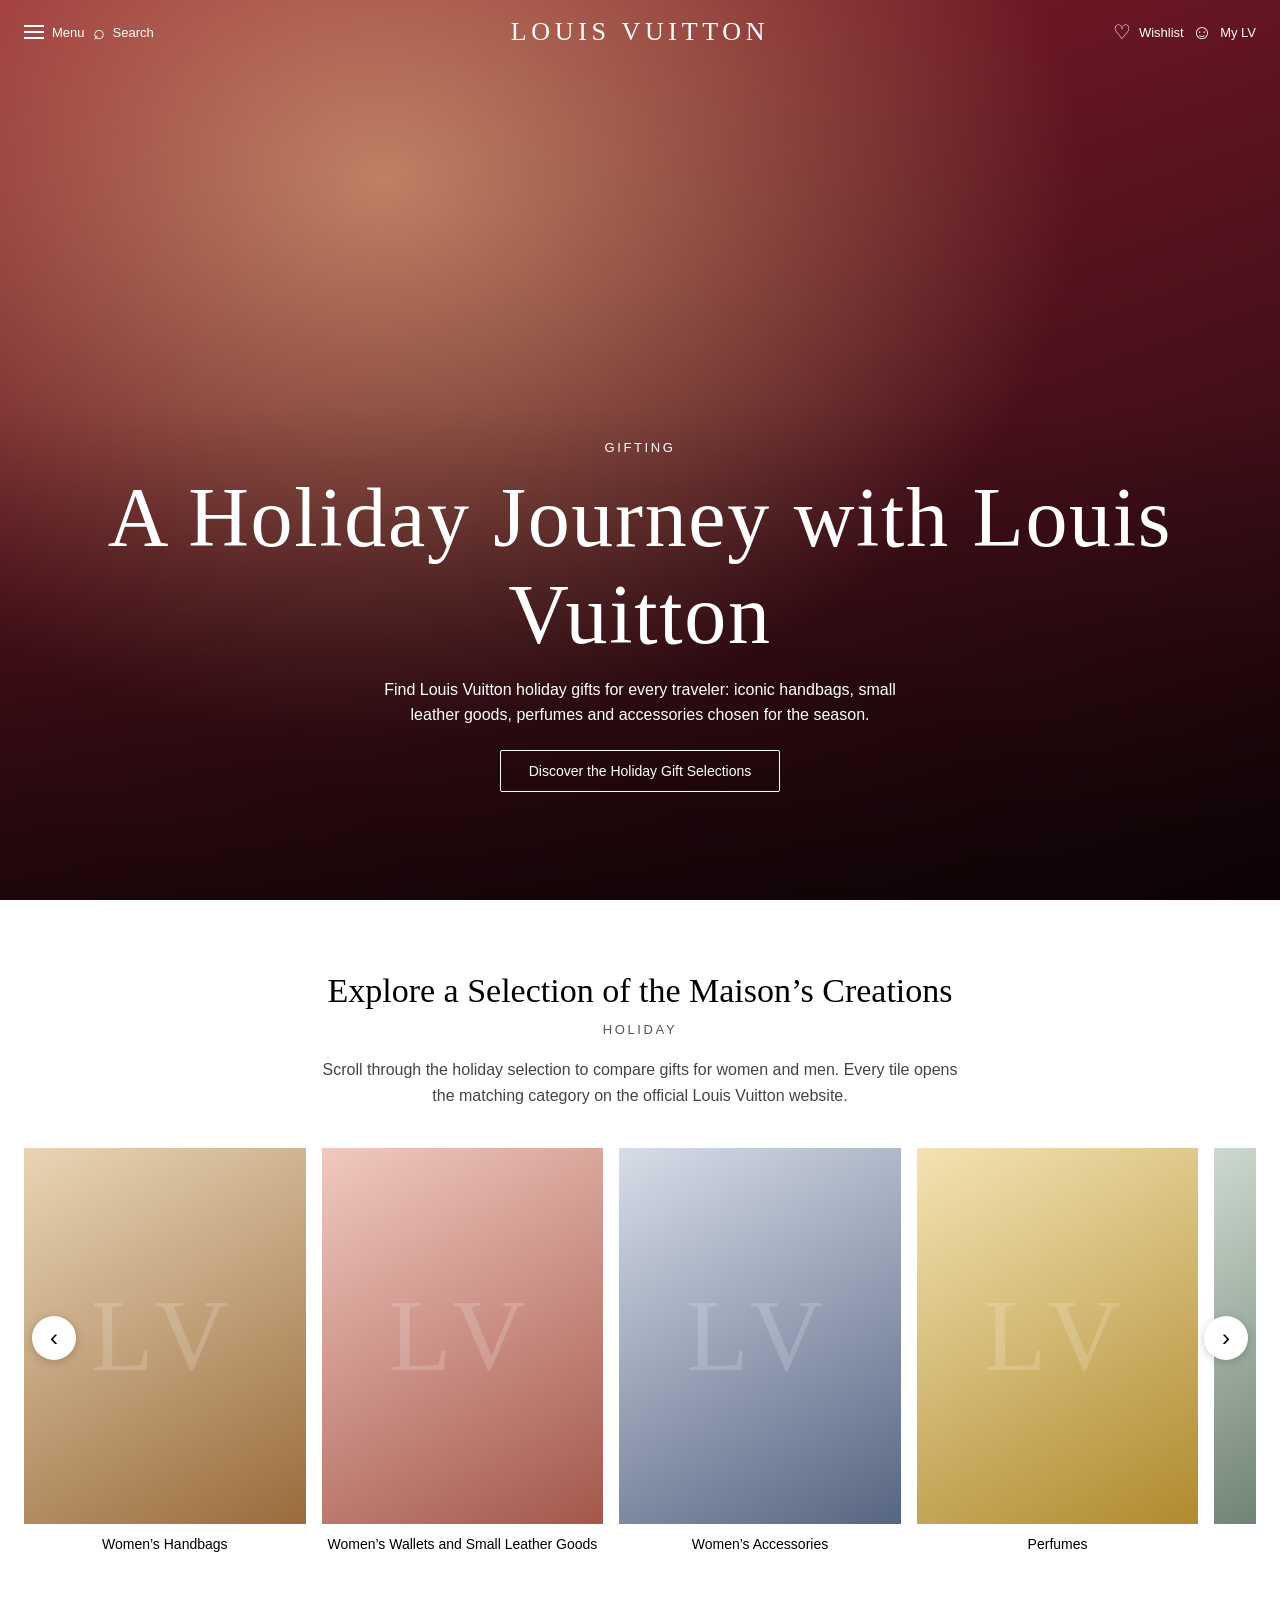
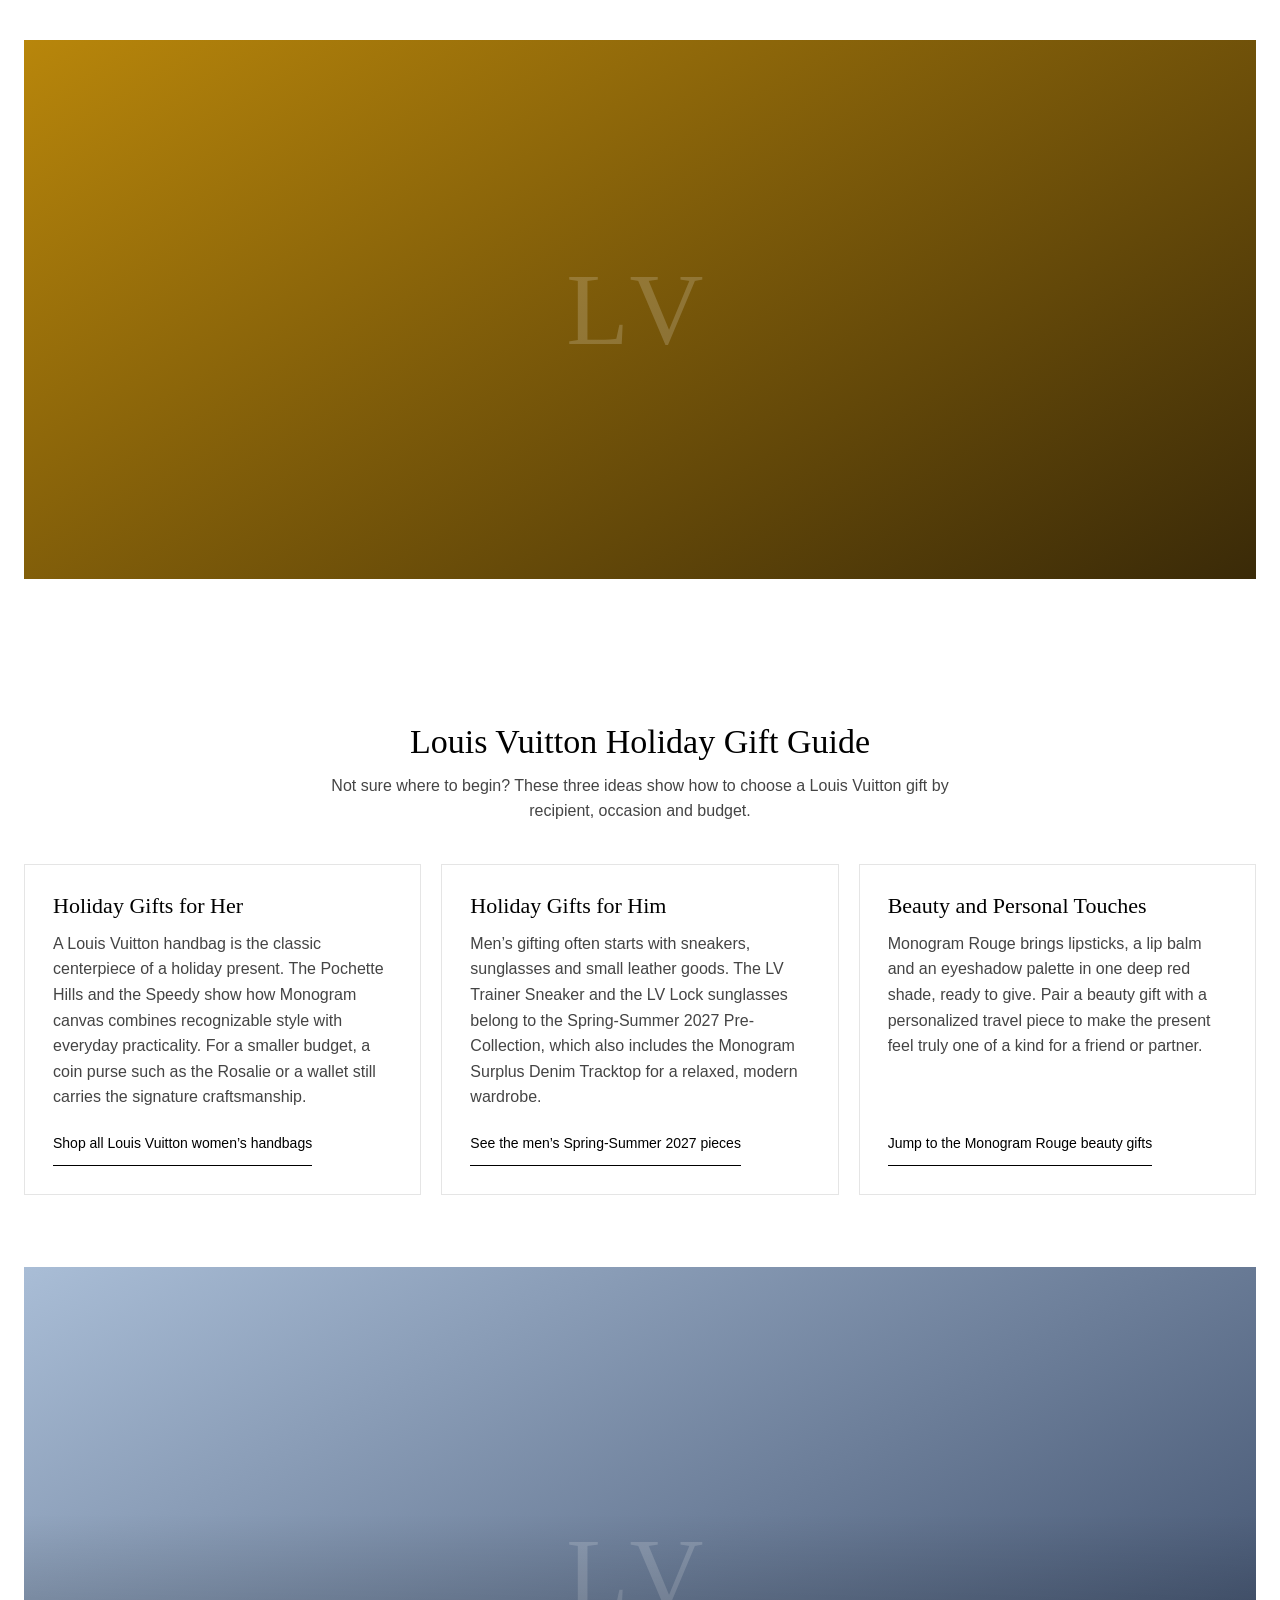
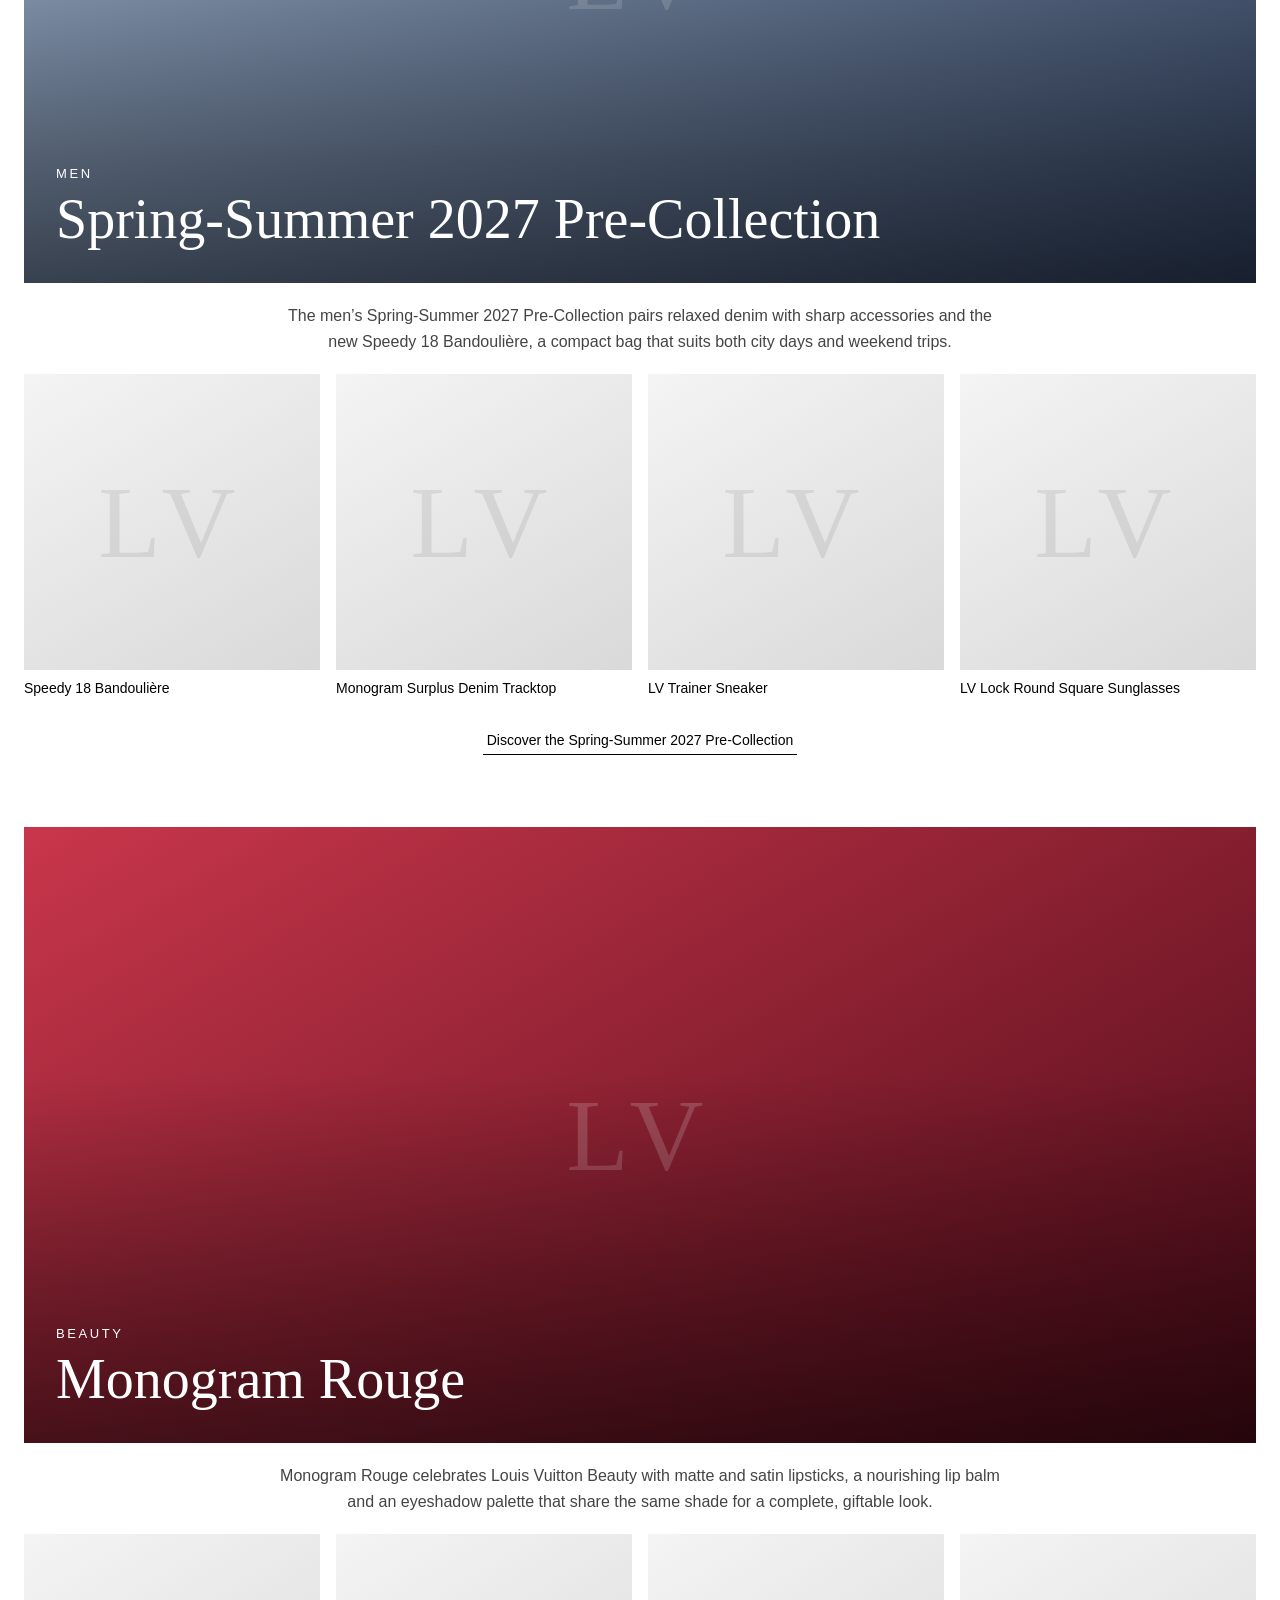
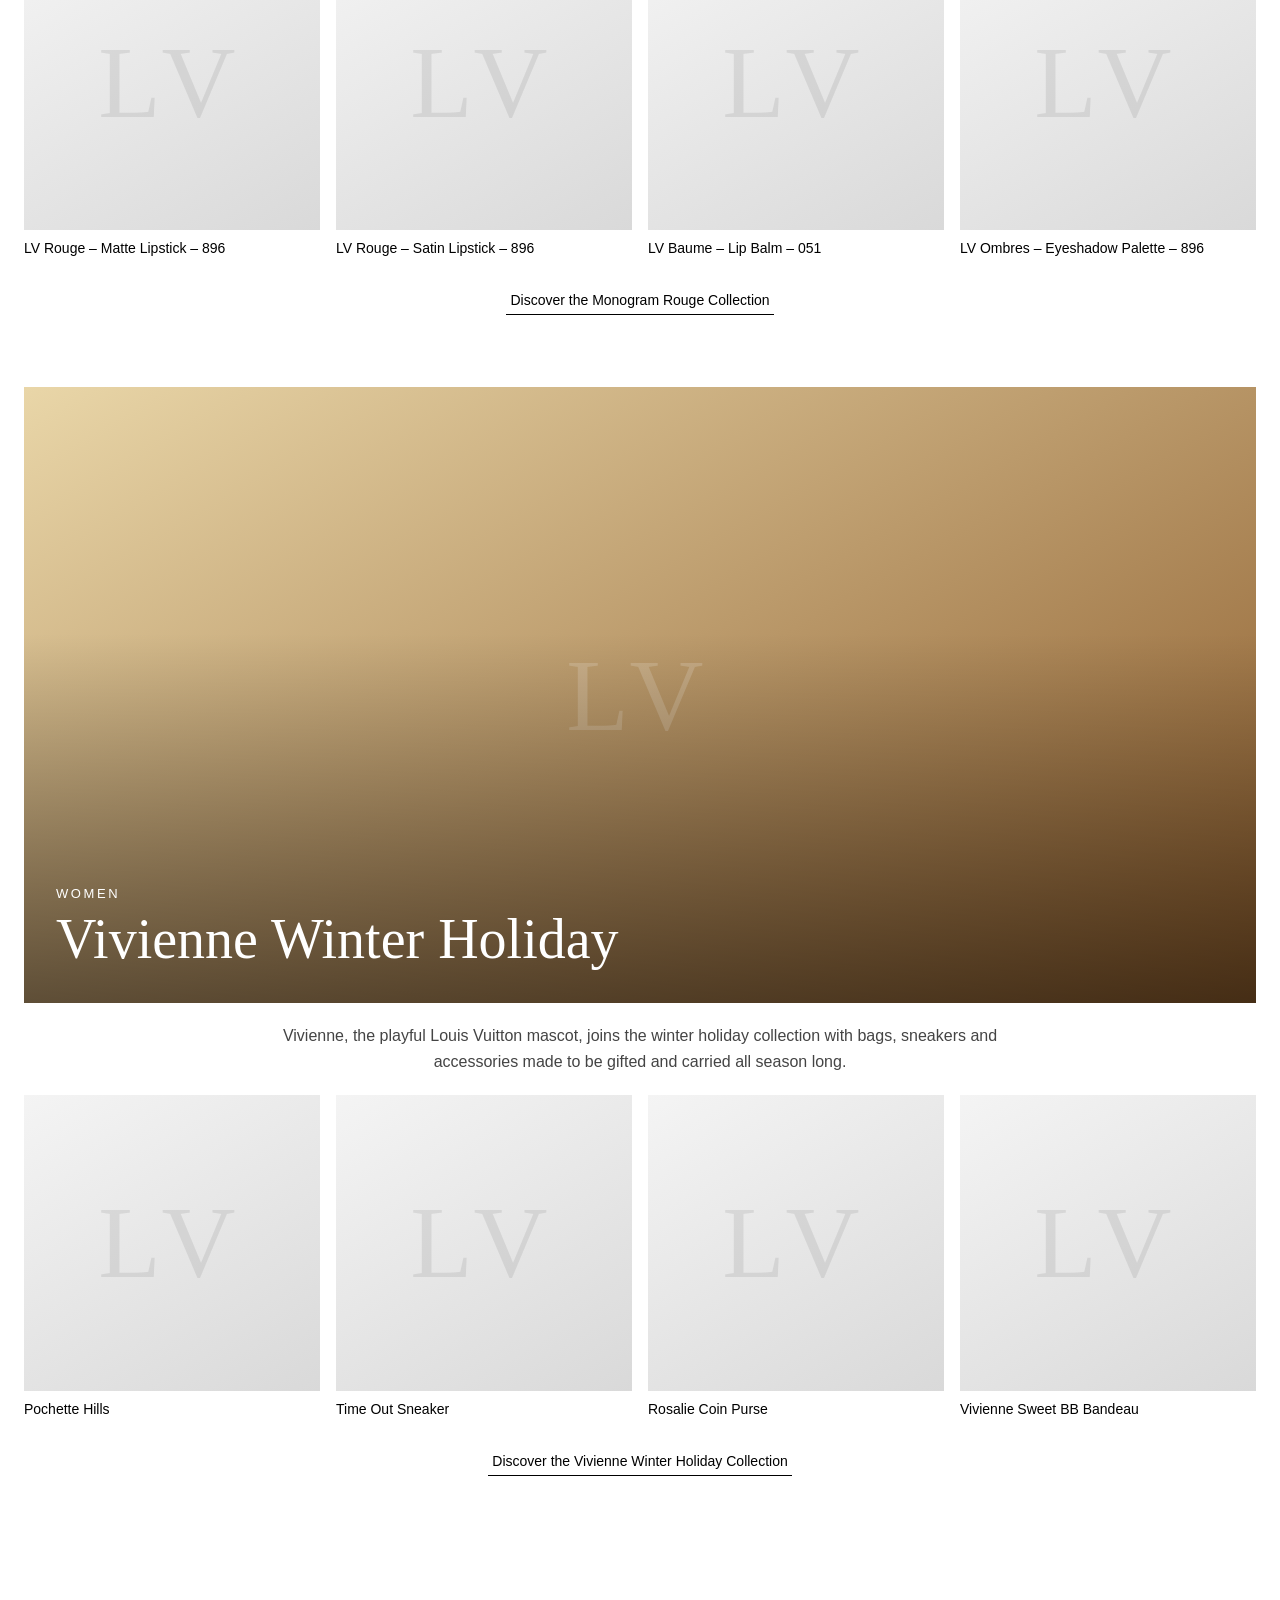
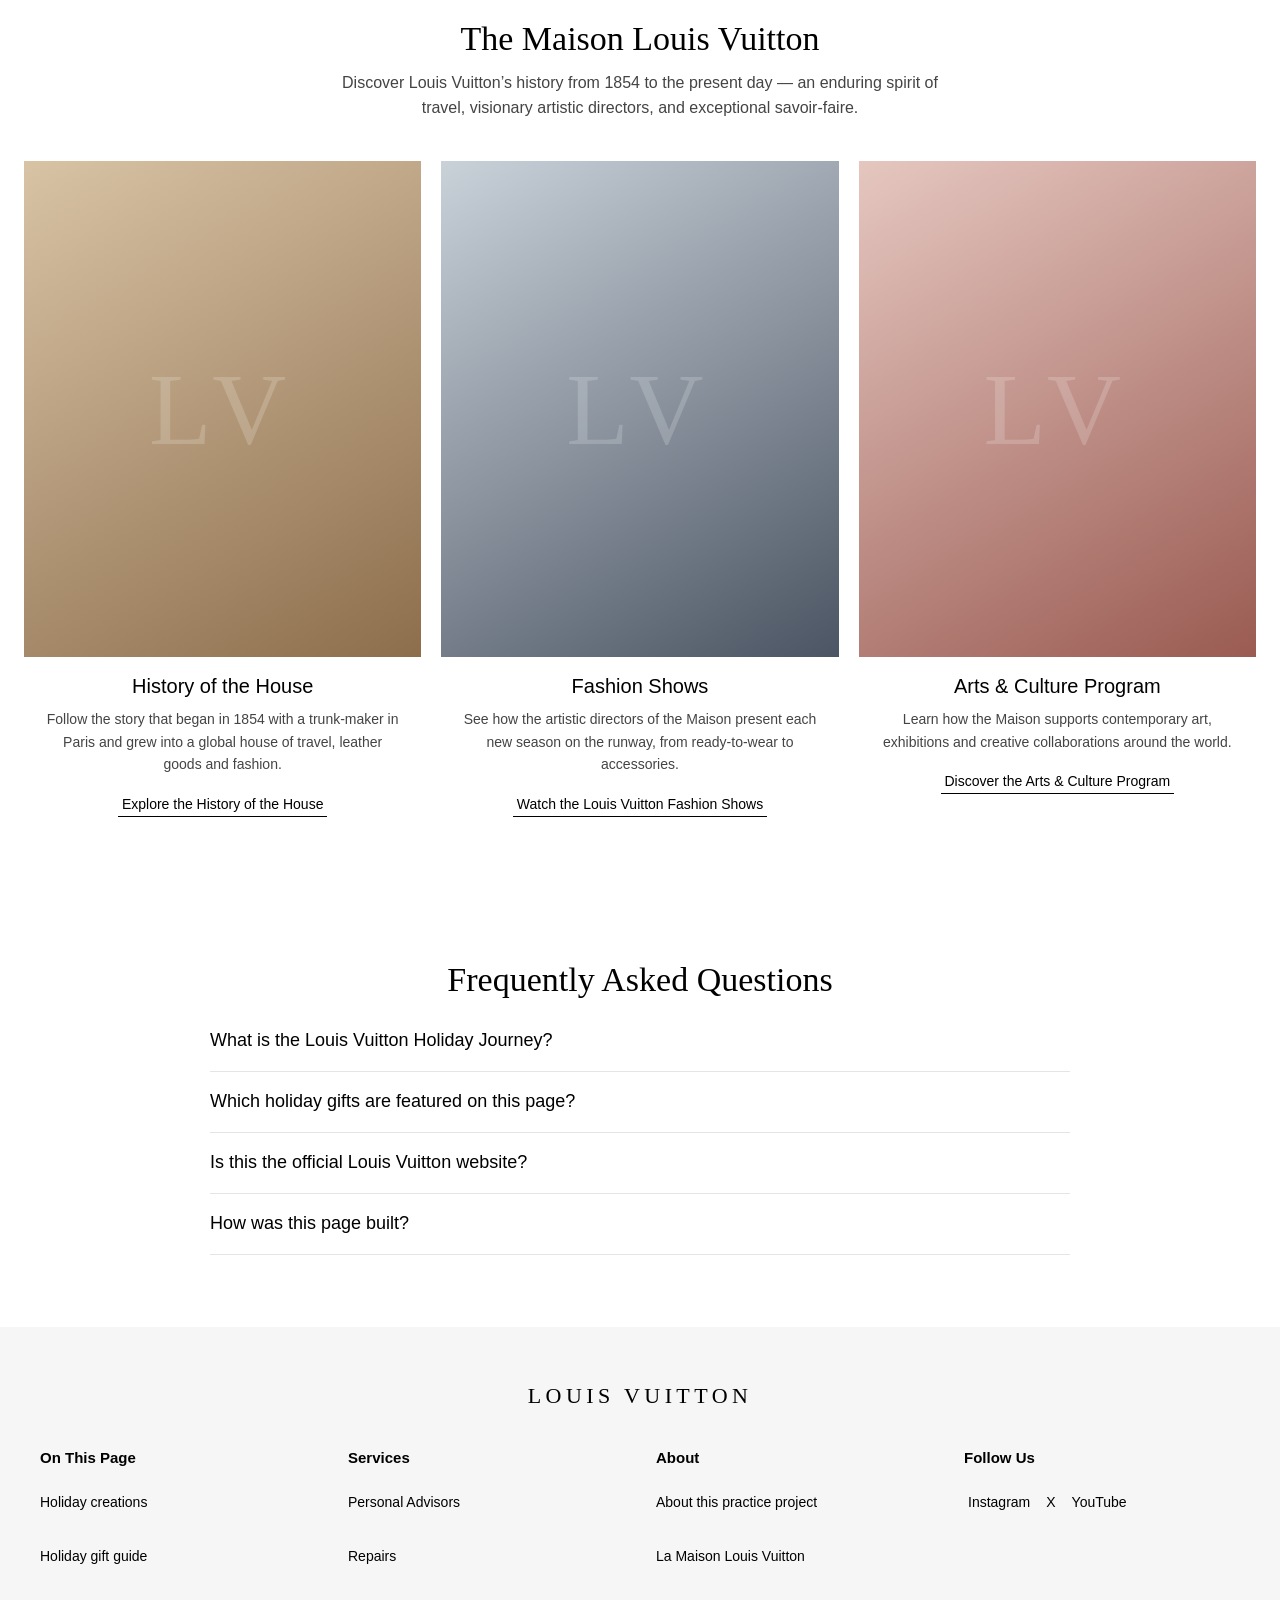
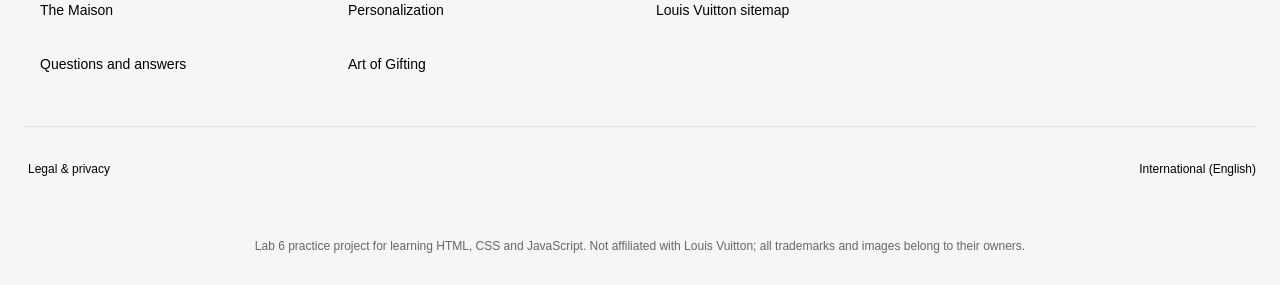
<file: index.html>
<!DOCTYPE html>
<html lang="en">
<head>
<meta charset="utf-8">
<meta name="viewport" content="width=device-width, initial-scale=1">
<title>Louis Vuitton Holiday Gifts &amp; New Collections | Lab 6</title>
<meta name="description" content="Discover Louis Vuitton holiday gifts, handbags, Monogram Rouge beauty and Spring-Summer 2027 collections in this HTML, CSS and JS practice site.">
<meta name="robots" content="index, follow, max-image-preview:large">
<meta name="author" content="Temuulel">
<meta name="referrer" content="no-referrer">
<meta name="theme-color" content="#ffffff">
<link rel="canonical" href="https://temuulel0401.github.io/Lab6/">
<link rel="icon" href="favicon.svg" type="image/svg+xml">
<link rel="preconnect" href="https://eu.louisvuitton.com">
<link rel="preload" as="image" href="https://eu.louisvuitton.com/images/is/poster-video/a3236166-c766-4e13-b597-30681e8f6aca/87jBQzxODTjW2dVV6MqXAitw.jpg" fetchpriority="high">
<meta property="og:type" content="website">
<meta property="og:site_name" content="Louis Vuitton Holiday Gifts – Lab 6">
<meta property="og:locale" content="en_US">
<meta property="og:url" content="https://temuulel0401.github.io/Lab6/">
<meta property="og:title" content="Louis Vuitton Holiday Gifts &amp; New Collections | Lab 6">
<meta property="og:description" content="Discover Louis Vuitton holiday gifts, handbags, Monogram Rouge beauty and Spring-Summer 2027 collections in this HTML, CSS and JS practice site.">
<meta property="og:image" content="https://eu.louisvuitton.com/images/is/poster-video/a3236166-c766-4e13-b597-30681e8f6aca/87jBQzxODTjW2dVV6MqXAitw.jpg">
<meta property="og:image:alt" content="Louis Vuitton holiday gifting campaign">
<meta name="twitter:card" content="summary_large_image">
<meta name="twitter:title" content="Louis Vuitton Holiday Gifts &amp; New Collections | Lab 6">
<meta name="twitter:description" content="Discover Louis Vuitton holiday gifts, handbags, Monogram Rouge beauty and Spring-Summer 2027 collections in this HTML, CSS and JS practice site.">
<meta name="twitter:image" content="https://eu.louisvuitton.com/images/is/poster-video/a3236166-c766-4e13-b597-30681e8f6aca/87jBQzxODTjW2dVV6MqXAitw.jpg">
<script type="application/ld+json">{"@context": "https://schema.org", "@graph": [{"@type": "WebSite", "@id": "https://temuulel0401.github.io/Lab6/#website", "url": "https://temuulel0401.github.io/Lab6/", "name": "Louis Vuitton Holiday Gifts – Lab 6", "inLanguage": "en"}, {"@type": "WebPage", "@id": "https://temuulel0401.github.io/Lab6/#webpage", "url": "https://temuulel0401.github.io/Lab6/", "name": "Louis Vuitton Holiday Gifts & New Collections | Lab 6", "description": "Discover Louis Vuitton holiday gifts, handbags, Monogram Rouge beauty and Spring-Summer 2027 collections in this HTML, CSS and JS practice site.", "inLanguage": "en", "isPartOf": {"@id": "https://temuulel0401.github.io/Lab6/#website"}, "primaryImageOfPage": {"@type": "ImageObject", "url": "https://eu.louisvuitton.com/images/is/poster-video/a3236166-c766-4e13-b597-30681e8f6aca/87jBQzxODTjW2dVV6MqXAitw.jpg"}}, {"@type": "FAQPage", "@id": "https://temuulel0401.github.io/Lab6/#faq", "mainEntity": [{"@type": "Question", "name": "What is the Louis Vuitton Holiday Journey?", "acceptedAnswer": {"@type": "Answer", "text": "The Holiday Journey is the Maison’s seasonal gifting campaign. This practice page presents it with a full-screen hero image, a scrollable selection of creations and direct links to the official holiday gift selections."}}, {"@type": "Question", "name": "Which holiday gifts are featured on this page?", "acceptedAnswer": {"@type": "Answer", "text": "The page highlights handbags, wallets and small leather goods, accessories, perfumes, travel pieces and shoes for women and men, together with the Monogram Rouge beauty range and the Vivienne Winter Holiday collection."}}, {"@type": "Question", "name": "Is this the official Louis Vuitton website?", "acceptedAnswer": {"@type": "Answer", "text": "No. This is a Lab 6 practice project that recreates a homepage layout with HTML, CSS and JavaScript. Every product, image and trademark belongs to Louis Vuitton, and all shopping links lead to the official website."}}, {"@type": "Question", "name": "How was this page built?", "acceptedAnswer": {"@type": "Answer", "text": "The layout uses semantic HTML5 landmarks, CSS flexbox with responsive breakpoints and a small JavaScript file that handles the sticky header, the accordion menu and the horizontal carousel of creations."}}]}]}</script>
<link rel="stylesheet" href="style.css">
</head>
<body>
<a class="skip" href="#main">Skip to main content</a>

<header id="header">
  <div class="h-left">
    <button type="button" id="menuBtn" class="hbtn" aria-label="Open menu" aria-controls="drawer" aria-expanded="false"><span class="burger" aria-hidden="true"></span><span class="lbl">Menu</span></button>
    <button type="button" class="hbtn" aria-label="Search"><span aria-hidden="true">⌕</span><span class="lbl">Search</span></button>
  </div>
  <a class="logo" href="./" aria-label="Louis Vuitton Holiday Gifts, home">LOUIS VUITTON</a>
  <div class="h-right">
    <button type="button" class="hbtn" aria-label="Wishlist"><span aria-hidden="true">♡</span><span class="lbl">Wishlist</span></button>
    <button type="button" class="hbtn" aria-label="My LV account"><span aria-hidden="true">☺</span><span class="lbl">My LV</span></button>
  </div>
</header>

<div id="overlay"></div>
<nav id="drawer" aria-label="Main menu">
  <button type="button" id="closeBtn" class="hbtn" aria-label="Close menu">✕ Close</button>
  <ul id="menuList">
<li><button type="button" aria-expanded="false">Women<i aria-hidden="true">›</i></button><div class="sub"><a href="https://eu.louisvuitton.com/eng-e1/women/new-in-women/_/N-ty7er6l">New In for Women</a><a href="https://eu.louisvuitton.com/eng-e1/women/handbags/all-handbags/_/N-tfr7qdp">Women’s Handbags</a><a href="https://eu.louisvuitton.com/eng-e1/women/wallets-and-small-leather-goods/all-wallets-and-small-leather-goods/_/N-t164iz3b">Women’s Small Leather Goods</a><a href="https://eu.louisvuitton.com/eng-e1/women/accessories/all-accessories/_/N-t1i01v9x">Women’s Accessories</a><a href="https://eu.louisvuitton.com/eng-e1/women/vivienne-winter-holiday/_/N-tev5ewj">Vivienne Winter Holiday</a></div></li>
<li><button type="button" aria-expanded="false">Men<i aria-hidden="true">›</i></button><div class="sub"><a href="https://eu.louisvuitton.com/eng-e1/men/new-in-men/_/N-t14l5lul">New In for Men</a><a href="https://eu.louisvuitton.com/eng-e1/men/shoes/all-shoes/_/N-t118ht95">Men’s Shoes</a><a href="https://eu.louisvuitton.com/eng-e1/men/wallets-and-small-leather-goods/all-wallets-and-small-leather-goods/_/N-t1iazbp7">Men’s Small Leather Goods</a><a href="https://eu.louisvuitton.com/eng-e1/men/accessories/all-accessories/_/N-t1an9prf">Men’s Accessories</a><a href="https://eu.louisvuitton.com/eng-e1/men/spring-summer-2027-pre-collection/_/N-tfodg11">Spring-Summer 2027 Pre-Collection</a></div></li>
<li><button type="button" aria-expanded="false">Holiday Gifts<i aria-hidden="true">›</i></button><div class="sub"><a href="https://eu.louisvuitton.com/eng-e1/stories/all-gifts">All Holiday Gift Selections</a><a href="https://eu.louisvuitton.com/eng-e1/gifts/mon-monogram/_/N-t1vghc33">Mon Monogram Gifts</a></div></li>
<li><button type="button" aria-expanded="false">Monogram Anniversary<i aria-hidden="true">›</i></button><div class="sub"><a href="https://eu.louisvuitton.com/eng-e1/monogram-anniversary/the-collections/_/N-tuc26rb">The Monogram Anniversary Collections</a></div></li>
<li><button type="button" aria-expanded="false">Trunks and Travel<i aria-hidden="true">›</i></button><div class="sub"><a href="https://eu.louisvuitton.com/eng-e1/trunks-and-travel/travel-bags/all-travel-bags/_/N-tluth1a">Travel Bags and Luggage</a></div></li>
<li><button type="button" aria-expanded="false">Perfumes and Beauty<i aria-hidden="true">›</i></button><div class="sub"><a href="https://eu.louisvuitton.com/eng-e1/perfumes-and-beauty/all-perfumes/_/N-t1hojbvl">All Perfumes</a><a href="https://eu.louisvuitton.com/eng-e1/perfumes-and-beauty/perfumes-gifts/_/N-t40392g">Perfume Gifts</a><a href="https://eu.louisvuitton.com/eng-e1/perfumes-and-beauty/all-beauty/_/N-t21cl44">All Beauty</a></div></li>
<li><button type="button" aria-expanded="false">Jewelry<i aria-hidden="true">›</i></button><div class="sub"><a href="https://eu.louisvuitton.com/eng-e1/jewelry/categories/all-fine-jewelry/_/N-t1svd8ld">Fine Jewelry</a></div></li>
<li><button type="button" aria-expanded="false">Watches<i aria-hidden="true">›</i></button><div class="sub"><a href="https://eu.louisvuitton.com/eng-e1/watches/all-watches/_/N-t1d9ikj8">All Louis Vuitton Watches</a></div></li>
<li><button type="button" aria-expanded="false">Home, Lifestyle and Library<i aria-hidden="true">›</i></button><div class="sub"><a href="https://eu.louisvuitton.com/eng-e1/home-lifestyle-and-library/furniture-and-lighting/all-furniture-and-lighting/_/N-t1p0t69l">Furniture and Lighting</a></div></li>
<li><button type="button" aria-expanded="false">Services<i aria-hidden="true">›</i></button><div class="sub"><a href="https://eu.louisvuitton.com/eng-e1/stories/louis-vuitton-services">Louis Vuitton Services</a></div></li>
<li><button type="button" aria-expanded="false">On This Page<i aria-hidden="true">›</i></button><div class="sub"><a href="#explore">Holiday creations</a><a href="#gift-guide">Holiday gift guide</a><a href="#spring-summer-2027">Spring-Summer 2027 for men</a><a href="#monogram-rouge">Monogram Rouge beauty</a><a href="#vivienne-winter-holiday">Vivienne Winter Holiday</a><a href="#maison">The Maison</a><a href="#faq">Questions and answers</a><a href="about.html">About this project</a></div></li>
<li><a class="toplink" href="https://eu.louisvuitton.com/eng-e1/magazine">The Maison Louis Vuitton</a></li>
  </ul>
</nav>

<main id="main">
  <section class="hero" aria-labelledby="hero-title">
    <img class="bg" src="https://eu.louisvuitton.com/images/is/poster-video/a3236166-c766-4e13-b597-30681e8f6aca/87jBQzxODTjW2dVV6MqXAitw.jpg" alt="Louis Vuitton holiday gifting campaign with festive gift selections" width="1600" height="900" fetchpriority="high">
    <p class="eyebrow">Gifting</p>
    <h1 id="hero-title">A Holiday Journey with Louis Vuitton</h1>
    <p class="intro">Find Louis Vuitton holiday gifts for every traveler: iconic handbags, small leather goods, perfumes and accessories chosen for the season.</p>
    <a class="pill" href="https://eu.louisvuitton.com/eng-e1/stories/all-gifts">Discover the Holiday Gift Selections</a>
  </section>

  <section class="block" id="explore" aria-labelledby="explore-title">
    <h2 class="title" id="explore-title">Explore a Selection of the Maison’s Creations</h2>
    <p class="eyebrow dark">Holiday</p>
    <p class="lead">Scroll through the holiday selection to compare gifts for women and men. Every tile opens the matching category on the official Louis Vuitton website.</p>
    <div class="rail-wrap">
      <button type="button" class="arrow left" id="prev" aria-label="Previous creations">‹</button>
      <div class="rail" id="rail">
<a class="item" href="https://eu.louisvuitton.com/eng-e1/women/handbags/all-handbags/_/N-tfr7qdp"><div class="ph"><img src="https://eu.louisvuitton.com/images/is/image//content/dam/lv/editorial-content/New-Homepage/2026/central/categories/holiday/HOLIDAY_26_WLG_PET3_DII.jpg" alt="Women’s handbags selected for the Louis Vuitton holiday season" width="600" height="800" loading="lazy"></div><span>Women’s Handbags</span></a>
<a class="item" href="https://eu.louisvuitton.com/eng-e1/women/wallets-and-small-leather-goods/all-wallets-and-small-leather-goods/_/N-t164iz3b"><div class="ph"><img src="https://eu.louisvuitton.com/images/is/image//content/dam/lv/editorial-content/New-Homepage/2026/central/categories/holiday/HOLIDAY_26_SLG2_DII.jpg" alt="Women’s wallets and small leather goods gift selection" width="600" height="800" loading="lazy"></div><span>Women’s Wallets and Small Leather Goods</span></a>
<a class="item" href="https://eu.louisvuitton.com/eng-e1/women/accessories/all-accessories/_/N-t1i01v9x"><div class="ph"><img src="https://eu.louisvuitton.com/images/is/image//content/dam/lv/editorial-content/New-Homepage/2026/central/categories/holiday/HOLIDAY_26_WACC_FJ_DII.jpg" alt="Women’s accessories gift selection from Louis Vuitton" width="600" height="800" loading="lazy"></div><span>Women’s Accessories</span></a>
<a class="item" href="https://eu.louisvuitton.com/eng-e1/perfumes-and-beauty/perfumes-gifts/_/N-t40392g"><div class="ph"><img src="https://eu.louisvuitton.com/images/is/image//content/dam/lv/editorial-content/New-Homepage/2026/central/categories/holiday/HOLIDAY_26_PERFUMES2_DII.jpg" alt="Louis Vuitton perfumes presented as holiday gifts" width="600" height="800" loading="lazy"></div><span>Perfumes</span></a>
<a class="item" href="https://eu.louisvuitton.com/eng-e1/gifts/mon-monogram/_/N-t1vghc33"><div class="ph"><img src="https://eu.louisvuitton.com/images/is/image//content/dam/lv/editorial-content/New-Homepage/2026/central/categories/holiday/HOLIDAY_26_TRAVEL2_DII.jpg" alt="Louis Vuitton travel gifts with the Mon Monogram personalization" width="600" height="800" loading="lazy"></div><span>Travel</span></a>
<a class="item" href="https://eu.louisvuitton.com/eng-e1/men/shoes/all-shoes/_/N-t118ht95"><div class="ph"><img src="https://eu.louisvuitton.com/images/is/image//content/dam/lv/editorial-content/New-Homepage/2026/central/categories/holiday/HOLIDAY_26_MSHOES_DII.jpg" alt="Men’s shoes from the Louis Vuitton holiday selection" width="600" height="800" loading="lazy"></div><span>Men’s Shoes</span></a>
<a class="item" href="https://eu.louisvuitton.com/eng-e1/men/wallets-and-small-leather-goods/all-wallets-and-small-leather-goods/_/N-t1iazbp7"><div class="ph"><img src="https://eu.louisvuitton.com/images/is/image//content/dam/lv/editorial-content/New-Homepage/2026/central/categories/holiday/HOLIDAY_26_MSLG_DII.jpg" alt="Men’s wallets and small leather goods gift selection" width="600" height="800" loading="lazy"></div><span>Men’s Wallets and Small Leather Goods</span></a>
<a class="item" href="https://eu.louisvuitton.com/eng-e1/men/accessories/all-accessories/_/N-t1an9prf"><div class="ph"><img src="https://eu.louisvuitton.com/images/is/image//content/dam/lv/editorial-content/New-Homepage/2026/central/categories/holiday/HOLIDAY_26_MACC2_DII.jpg" alt="Men’s accessories gift selection from Louis Vuitton" width="600" height="800" loading="lazy"></div><span>Men’s Accessories</span></a>
      </div>
      <button type="button" class="arrow right" id="next" aria-label="Next creations">›</button>
    </div>
  </section>

  <section class="collection"><div class="banner ph plain g1"><img src="https://eu.louisvuitton.com/images/is/poster-video/a2fc7450-c41a-4f2b-8a41-5fa02d547c04/eLuxgxlHKIkPUy2PFK79AAAC.jpg" alt="Louis Vuitton seasonal campaign banner with the latest creations of the Maison" width="1600" height="700" loading="lazy"></div></section>

  <section class="block" id="gift-guide" aria-labelledby="guide-title">
    <h2 class="title" id="guide-title">Louis Vuitton Holiday Gift Guide</h2>
    <p class="lead">Not sure where to begin? These three ideas show how to choose a Louis Vuitton gift by recipient, occasion and budget.</p>
    <div class="cards">
      <article class="tip">
        <h3>Holiday Gifts for Her</h3>
        <p>A Louis Vuitton handbag is the classic centerpiece of a holiday present. The Pochette Hills and the Speedy show how Monogram canvas combines recognizable style with everyday practicality. For a smaller budget, a coin purse such as the Rosalie or a wallet still carries the signature craftsmanship.</p>
        <a href="https://eu.louisvuitton.com/eng-e1/women/handbags/all-handbags/_/N-tfr7qdp">Shop all Louis Vuitton women’s handbags</a>
      </article>
      <article class="tip">
        <h3>Holiday Gifts for Him</h3>
        <p>Men’s gifting often starts with sneakers, sunglasses and small leather goods. The LV Trainer Sneaker and the LV Lock sunglasses belong to the Spring-Summer 2027 Pre-Collection, which also includes the Monogram Surplus Denim Tracktop for a relaxed, modern wardrobe.</p>
        <a href="#spring-summer-2027">See the men’s Spring-Summer 2027 pieces</a>
      </article>
      <article class="tip">
        <h3>Beauty and Personal Touches</h3>
        <p>Monogram Rouge brings lipsticks, a lip balm and an eyeshadow palette in one deep red shade, ready to give. Pair a beauty gift with a personalized travel piece to make the present feel truly one of a kind for a friend or partner.</p>
        <a href="#monogram-rouge">Jump to the Monogram Rouge beauty gifts</a>
      </article>
    </div>
  </section>

  <section class="collection" id="spring-summer-2027" aria-labelledby="col1">
    <div class="banner ph g2"><img src="https://eu.louisvuitton.com/images/is/poster-video/a316cd5d-102a-4e55-8521-1d3f9b74c6ff/5GnbrY7TAuF0hzcfs2Bch9c6.jpg" alt="Spring-Summer 2027 Pre-Collection – Louis Vuitton Men" width="1600" height="800" loading="lazy"><p class="eyebrow">Men</p><h2 id="col1">Spring-Summer 2027 Pre-Collection</h2></div>
    <p class="coll-text">The men’s Spring-Summer 2027 Pre-Collection pairs relaxed denim with sharp accessories and the new Speedy 18 Bandoulière, a compact bag that suits both city days and weekend trips.</p>
    <div class="products"><a class="product" href="https://eu.louisvuitton.com/eng-e1/products/speedy-18-bandouliere-g77-P00143374/M3A518"><div class="ph"><img src="https://eu.louisvuitton.com/images/is/image/lv/1/PP_VP_L/louis-vuitton-speedy-18-bandouliere--M3A518_PM2_Front%20view.jpg" alt="Speedy 18 Bandoulière handbag in Monogram canvas" width="600" height="600" loading="lazy"></div><span>Speedy 18 Bandoulière</span></a><a class="product" href="https://eu.louisvuitton.com/eng-e1/products/monogram-surplus-denim-tracktop-HWA22WD1O/1AL0MR"><div class="ph"><img src="https://eu.louisvuitton.com/images/is/image/lv/1/PP_VP_L/louis-vuitton-monogram-surplus-denim-tracktop--HWA22WD1O650_PM2_Front%20view.jpg" alt="Monogram Surplus Denim Tracktop jacket" width="600" height="600" loading="lazy"></div><span>Monogram Surplus Denim Tracktop</span></a><a class="product" href="https://eu.louisvuitton.com/eng-e1/products/lv-trainer-sneaker-nvprod7980055v/1AL3OO"><div class="ph"><img src="https://eu.louisvuitton.com/images/is/image/lv/1/PP_VP_L/louis-vuitton-lv-trainer-sneaker--B1UQ84DN20_PM2_Front%20view.jpg" alt="LV Trainer Sneaker for men" width="600" height="600" loading="lazy"></div><span>LV Trainer Sneaker</span></a><a class="product" href="https://eu.louisvuitton.com/eng-e1/products/lv-lock-round-square-sunglasses-s00-nvprod7990012v/Z3664W"><div class="ph"><img src="https://eu.louisvuitton.com/images/is/image/lv/1/PP_VP_L/louis-vuitton-lv-lock-round-square-sunglasses--Z3664W_PM2_Front%20view.jpg" alt="LV Lock Round Square Sunglasses" width="600" height="600" loading="lazy"></div><span>LV Lock Round Square Sunglasses</span></a></div>
    <a class="discover" href="https://eu.louisvuitton.com/eng-e1/men/spring-summer-2027-pre-collection/_/N-tfodg11">Discover the Spring-Summer 2027 Pre-Collection</a>
  </section>

  <section class="collection" id="monogram-rouge" aria-labelledby="col2">
    <div class="banner ph g3"><img src="https://eu.louisvuitton.com/images/is/image//content/dam/lv/editorial-content/New-Homepage/2026/central/collections/monogram-rouge/MONOGRAM_ROUGE_HP_Push_Nov26_DII.jpg" alt="Monogram Rouge – Louis Vuitton Beauty" width="1600" height="800" loading="lazy"><p class="eyebrow">Beauty</p><h2 id="col2">Monogram Rouge</h2></div>
    <p class="coll-text">Monogram Rouge celebrates Louis Vuitton Beauty with matte and satin lipsticks, a nourishing lip balm and an eyeshadow palette that share the same shade for a complete, giftable look.</p>
    <div class="products"><a class="product" href="https://eu.louisvuitton.com/eng-e1/products/lv-rouge-matte-lipstick-nvprod8420005v/LLD012"><div class="ph"><img src="https://eu.louisvuitton.com/images/is/image/lv/1/PP_VP_L/louis-vuitton-lv-rouge---matte-lipstick---896--LLD012_PM2_Front%20view.jpg" alt="LV Rouge matte lipstick in shade 896" width="600" height="600" loading="lazy"></div><span>LV Rouge – Matte Lipstick – 896</span></a><a class="product" href="https://eu.louisvuitton.com/eng-e1/products/lv-rouge-satin-lipstick-nvprod8420006v/LLD013"><div class="ph"><img src="https://eu.louisvuitton.com/images/is/image/lv/1/PP_VP_L/louis-vuitton-lv-rouge---satin-lipstick---896--LLD013_PM2_Front%20view.jpg" alt="LV Rouge satin lipstick in shade 896" width="600" height="600" loading="lazy"></div><span>LV Rouge – Satin Lipstick – 896</span></a><a class="product" href="https://eu.louisvuitton.com/eng-e1/products/lv-baume-lip-balm-P00140183/LLD014"><div class="ph"><img src="https://eu.louisvuitton.com/images/is/image/lv/1/PP_VP_L/louis-vuitton-lv-baume---lip-balm---051--LLD014_PM2_Front%20view.jpg" alt="LV Baume lip balm in shade 051" width="600" height="600" loading="lazy"></div><span>LV Baume – Lip Balm – 051</span></a><a class="product" href="https://eu.louisvuitton.com/eng-e1/products/lv-ombres-eyeshadow-palette-896-P00149297/LYD005"><div class="ph"><img src="https://eu.louisvuitton.com/images/is/image/lv/1/PP_VP_L/louis-vuitton-lv-ombres---eyeshadow-palette---896--LYD005_PM2_Front%20view.jpg" alt="LV Ombres eyeshadow palette in shade 896" width="600" height="600" loading="lazy"></div><span>LV Ombres – Eyeshadow Palette – 896</span></a></div>
    <a class="discover" href="https://eu.louisvuitton.com/eng-e1/perfumes-and-beauty/all-beauty/_/N-t21cl44">Discover the Monogram Rouge Collection</a>
  </section>

  <section class="collection" id="vivienne-winter-holiday" aria-labelledby="col3">
    <div class="banner ph g4"><img src="https://eu.louisvuitton.com/images/is/image//content/dam/lv/editorial-content/New-Homepage/2026/central/collections/vivienne-holiday/Vivienne_Holiday_Nov26_WW_HP_Push_DII.jpg" alt="Vivienne Winter Holiday – Louis Vuitton Women" width="1600" height="800" loading="lazy"><p class="eyebrow">Women</p><h2 id="col3">Vivienne Winter Holiday</h2></div>
    <p class="coll-text">Vivienne, the playful Louis Vuitton mascot, joins the winter holiday collection with bags, sneakers and accessories made to be gifted and carried all season long.</p>
    <div class="products"><a class="product" href="https://eu.louisvuitton.com/eng-e1/products/pochette-hills-autres-toiles-monogram-P00142220/M2A783"><div class="ph"><img src="https://eu.louisvuitton.com/images/is/image/lv/1/PP_VP_L/louis-vuitton-pochette-hills---M2A783_PM2_Front%20view.jpg" alt="Pochette Hills bag in Monogram canvas" width="600" height="600" loading="lazy"></div><span>Pochette Hills</span></a><a class="product" href="https://eu.louisvuitton.com/eng-e1/products/time-out-sneaker-nvprod8030048v/1AKZ8T"><div class="ph"><img src="https://eu.louisvuitton.com/images/is/image/lv/1/PP_VP_L/louis-vuitton-time-out-sneaker--A1UT5FSL33_PM2_Front%20view.jpg" alt="Time Out Sneaker for women" width="600" height="600" loading="lazy"></div><span>Time Out Sneaker</span></a><a class="product" href="https://eu.louisvuitton.com/eng-e1/products/rosalie-coin-purse-autres-toiles-monogram-P00141804/M2A794"><div class="ph"><img src="https://eu.louisvuitton.com/images/is/image/lv/1/PP_VP_L/louis-vuitton-rosalie-coin-purse--M2A794_PM2_Front%20view.jpg" alt="Rosalie Coin Purse small leather good" width="600" height="600" loading="lazy"></div><span>Rosalie Coin Purse</span></a><a class="product" href="https://eu.louisvuitton.com/eng-e1/products/vivienne-sweet-bb-bandeau-s00-P00140473/M9A258"><div class="ph"><img src="https://eu.louisvuitton.com/images/is/image/lv/1/PP_VP_L/louis-vuitton-vivienne-sweet-bb-bandeau--M9A258_PM2_Front%20view.jpg" alt="Vivienne Sweet BB Bandeau accessory" width="600" height="600" loading="lazy"></div><span>Vivienne Sweet BB Bandeau</span></a></div>
    <a class="discover" href="https://eu.louisvuitton.com/eng-e1/women/vivienne-winter-holiday/_/N-tev5ewj">Discover the Vivienne Winter Holiday Collection</a>
  </section>

  <section class="block maison" id="maison" aria-labelledby="maison-title">
    <h2 class="title" id="maison-title">The Maison Louis Vuitton</h2>
    <p class="lead">Discover Louis Vuitton’s history from 1854 to the present day — an enduring spirit of travel, visionary artistic directors, and exceptional savoir-faire.</p>
    <div class="cards maison-cards">
<article class="card"><div class="ph"><img src="https://eu.louisvuitton.com/images/is/image//content/dam/lv/editorial-content/New-Homepage/2026/central/services/LV_Heritage_Services_Push_2026.jpg" alt="Louis Vuitton history in a heritage image from the Maison" width="800" height="1000" loading="lazy"></div><h3>History of the House</h3><p>Follow the story that began in 1854 with a trunk-maker in Paris and grew into a global house of travel, leather goods and fashion.</p><a href="https://eu.louisvuitton.com/eng-e1/magazine/articles/heritage">Explore the History of the House</a></article>
<article class="card"><div class="ph"><img src="https://eu.louisvuitton.com/images/is/image//content/dam/lv/editorial-content/New-Homepage/2026/central/services/LV_Fashion_Show_WW_HP_Services_Push_2026.jpg" alt="Louis Vuitton fashion show presentation" width="800" height="1000" loading="lazy"></div><h3>Fashion Shows</h3><p>See how the artistic directors of the Maison present each new season on the runway, from ready-to-wear to accessories.</p><a href="https://eu.louisvuitton.com/eng-e1/magazine/fashion-shows">Watch the Louis Vuitton Fashion Shows</a></article>
<article class="card"><div class="ph"><img src="https://eu.louisvuitton.com/images/is/image//content/dam/lv/editorial-content/New-Homepage/2026/central/services/LV_Arts_Culture_WW_HP_Services_Push_2026.jpg" alt="Louis Vuitton Arts and Culture program visual" width="800" height="1000" loading="lazy"></div><h3>Arts &amp; Culture Program</h3><p>Learn how the Maison supports contemporary art, exhibitions and creative collaborations around the world.</p><a href="https://eu.louisvuitton.com/eng-e1/magazine/articles/arts-culture-program">Discover the Arts &amp; Culture Program</a></article>
    </div>
  </section>

  <section class="block" id="faq" aria-labelledby="faq-title">
    <h2 class="title" id="faq-title">Frequently Asked Questions</h2>
    <div class="faq">
<details><summary>What is the Louis Vuitton Holiday Journey?</summary><p>The Holiday Journey is the Maison’s seasonal gifting campaign. This practice page presents it with a full-screen hero image, a scrollable selection of creations and direct links to the official holiday gift selections.</p></details>
<details><summary>Which holiday gifts are featured on this page?</summary><p>The page highlights handbags, wallets and small leather goods, accessories, perfumes, travel pieces and shoes for women and men, together with the Monogram Rouge beauty range and the Vivienne Winter Holiday collection.</p></details>
<details><summary>Is this the official Louis Vuitton website?</summary><p>No. This is a Lab 6 practice project that recreates a homepage layout with HTML, CSS and JavaScript. Every product, image and trademark belongs to Louis Vuitton, and all shopping links lead to the official website.</p></details>
<details><summary>How was this page built?</summary><p>The layout uses semantic HTML5 landmarks, CSS flexbox with responsive breakpoints and a small JavaScript file that handles the sticky header, the accordion menu and the horizontal carousel of creations.</p></details>
    </div>
  </section>
</main>

<footer>
  <a class="flogo" href="./">LOUIS VUITTON</a>
  <div class="fcols">
    <div><h3>On This Page</h3><a href="#explore">Holiday creations</a><a href="#gift-guide">Holiday gift guide</a><a href="#maison">The Maison</a><a href="#faq">Questions and answers</a></div>
    <div><h3>Services</h3><a href="https://eu.louisvuitton.com/eng-e1/stories/louis-vuitton-personal-advisors">Personal Advisors</a><a href="https://eu.louisvuitton.com/eng-e1/stories/louis-vuitton-repairs">Repairs</a><a href="https://eu.louisvuitton.com/eng-e1/gifts/personalization/all-personalization/_/N-t1jlwphf">Personalization</a><a href="https://eu.louisvuitton.com/eng-e1/stories/gifting">Art of Gifting</a></div>
    <div><h3>About</h3><a href="about.html">About this practice project</a><a href="https://eu.louisvuitton.com/eng-e1/magazine">La Maison Louis Vuitton</a><a href="https://eu.louisvuitton.com/eng-e1/sitemap">Louis Vuitton sitemap</a></div>
    <div><h3>Follow Us</h3><div class="social"><a href="https://www.instagram.com/louisvuitton/" rel="noopener noreferrer">Instagram</a><a href="https://x.com/LouisVuitton" rel="noopener noreferrer">X</a><a href="https://www.youtube.com/louisvuitton" rel="noopener noreferrer">YouTube</a></div></div>
  </div>
  <div class="fbottom">
    <div class="legal"><a href="https://eu.louisvuitton.com/eng-e1/legal-notice">Legal &amp; privacy</a></div>
    <a href="https://eu.louisvuitton.com/eng-e1/homepage">International (English)</a>
  </div>
  <p class="note">Lab 6 practice project for learning HTML, CSS and JavaScript. Not affiliated with Louis Vuitton; all trademarks and images belong to their owners.</p>
</footer>
<script src="script.js" defer></script>
</body>
</html>
</file>
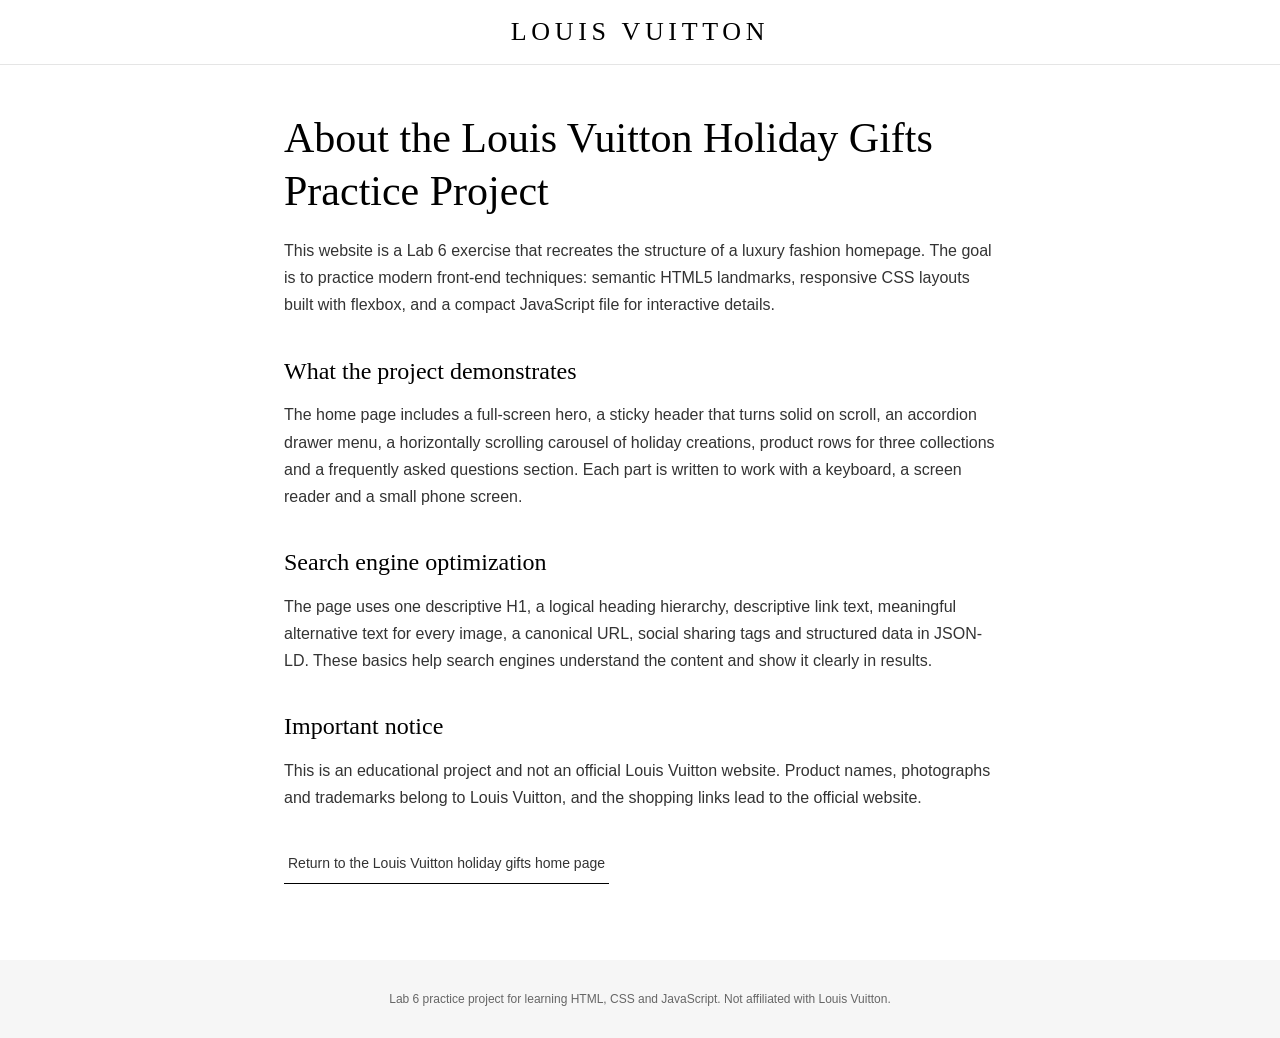
<file: about (1).html>
<!DOCTYPE html>
<html lang="en">
<head>
<meta charset="utf-8">
<meta name="viewport" content="width=device-width, initial-scale=1">
<title>About the Louis Vuitton Holiday Gifts Practice Project</title>
<meta name="description" content="Learn how this Louis Vuitton holiday gifts practice site was built with semantic HTML5, CSS flexbox and a small JavaScript file for Lab 6.">
<meta name="robots" content="index, follow">
<link rel="canonical" href="https://temuulel0401.github.io/Lab6/about.html">
<link rel="icon" href="favicon.svg" type="image/svg+xml">
<meta name="theme-color" content="#ffffff">
<link rel="stylesheet" href="style.css">
</head>
<body class="sub">
<a class="skip" href="#main">Skip to main content</a>
<header id="header" class="solid">
  <div class="h-left"></div>
  <a class="logo" href="./" aria-label="Louis Vuitton Holiday Gifts, home">LOUIS VUITTON</a>
  <div class="h-right"></div>
</header>
<main id="main" class="article">
  <h1>About the Louis Vuitton Holiday Gifts Practice Project</h1>
  <p>This website is a Lab 6 exercise that recreates the structure of a luxury fashion homepage. The goal is to practice modern front-end techniques: semantic HTML5 landmarks, responsive CSS layouts built with flexbox, and a compact JavaScript file for interactive details.</p>
  <h2>What the project demonstrates</h2>
  <p>The home page includes a full-screen hero, a sticky header that turns solid on scroll, an accordion drawer menu, a horizontally scrolling carousel of holiday creations, product rows for three collections and a frequently asked questions section. Each part is written to work with a keyboard, a screen reader and a small phone screen.</p>
  <h2>Search engine optimization</h2>
  <p>The page uses one descriptive H1, a logical heading hierarchy, descriptive link text, meaningful alternative text for every image, a canonical URL, social sharing tags and structured data in JSON-LD. These basics help search engines understand the content and show it clearly in results.</p>
  <h2>Important notice</h2>
  <p>This is an educational project and not an official Louis Vuitton website. Product names, photographs and trademarks belong to Louis Vuitton, and the shopping links lead to the official website.</p>
  <p><a class="discover" href="./">Return to the Louis Vuitton holiday gifts home page</a></p>
</main>
<footer>
  <p class="note">Lab 6 practice project for learning HTML, CSS and JavaScript. Not affiliated with Louis Vuitton.</p>
</footer>
</body>
</html>
</file>
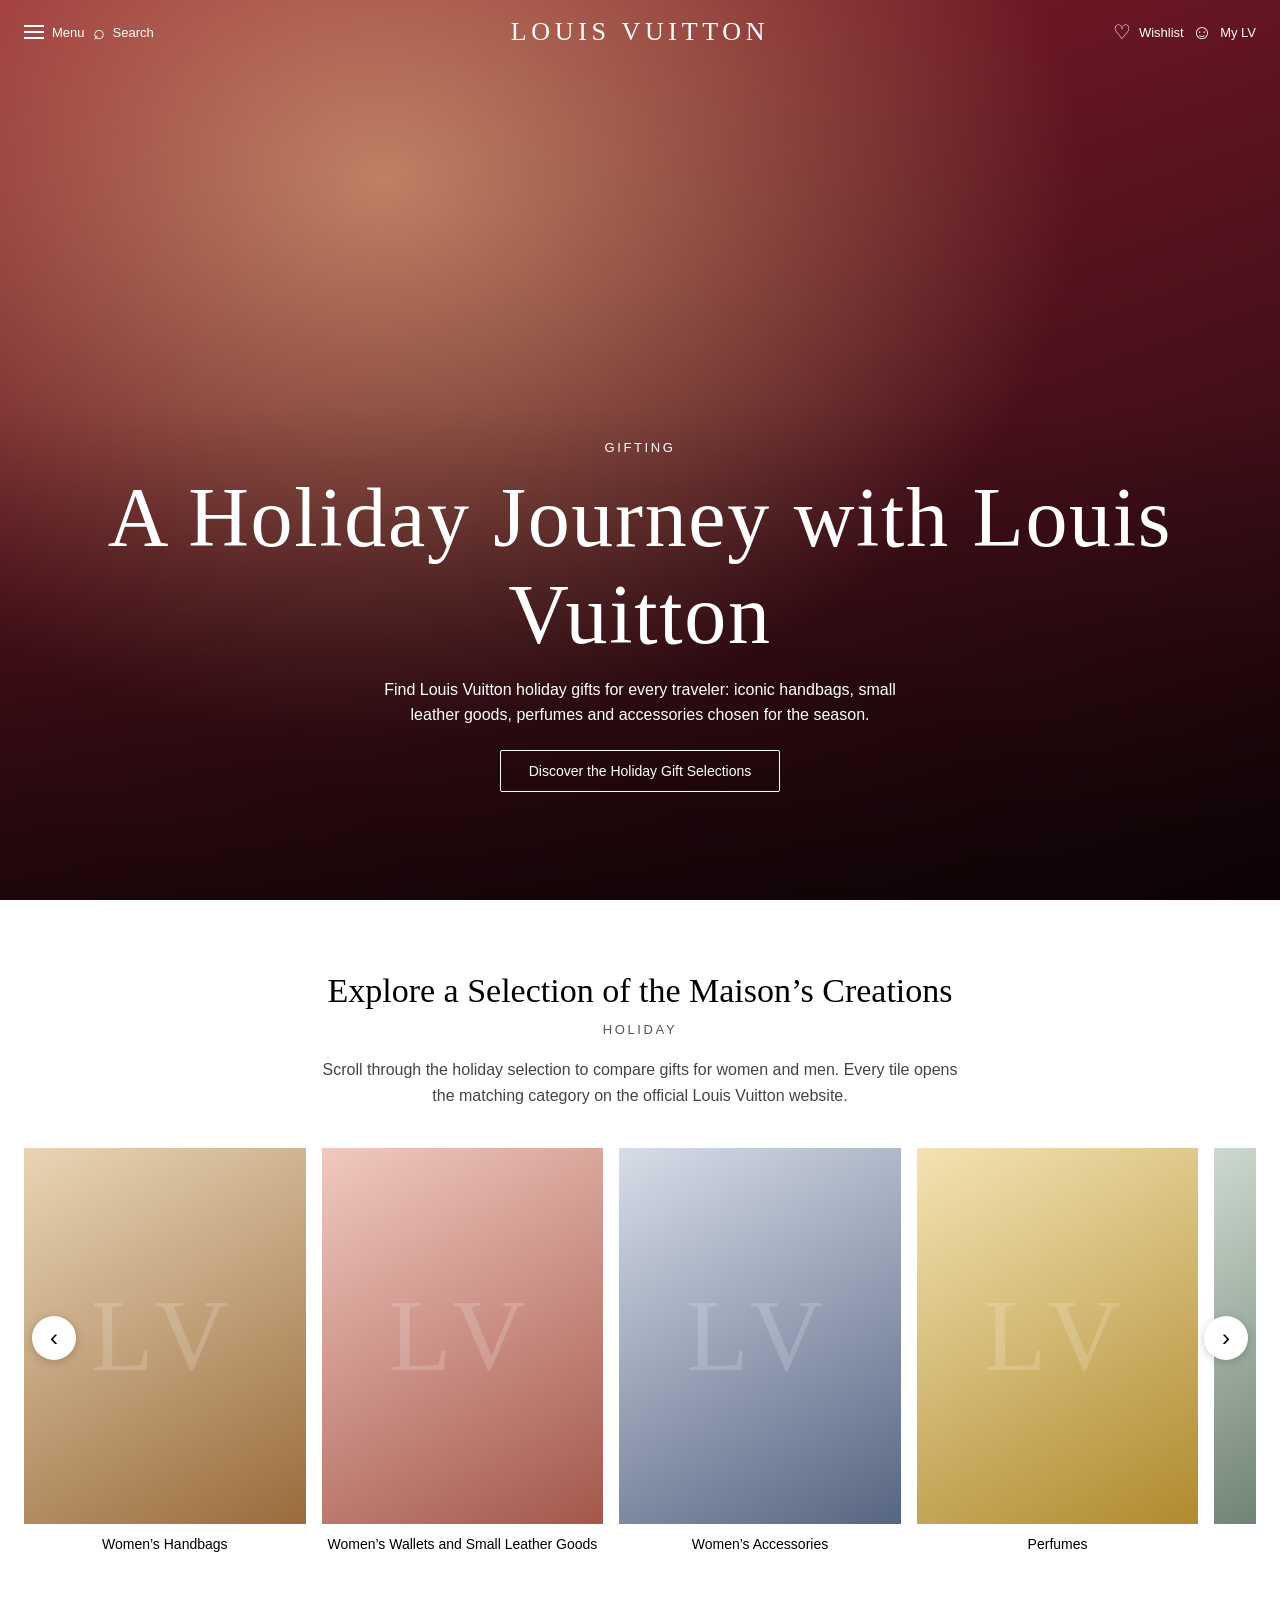
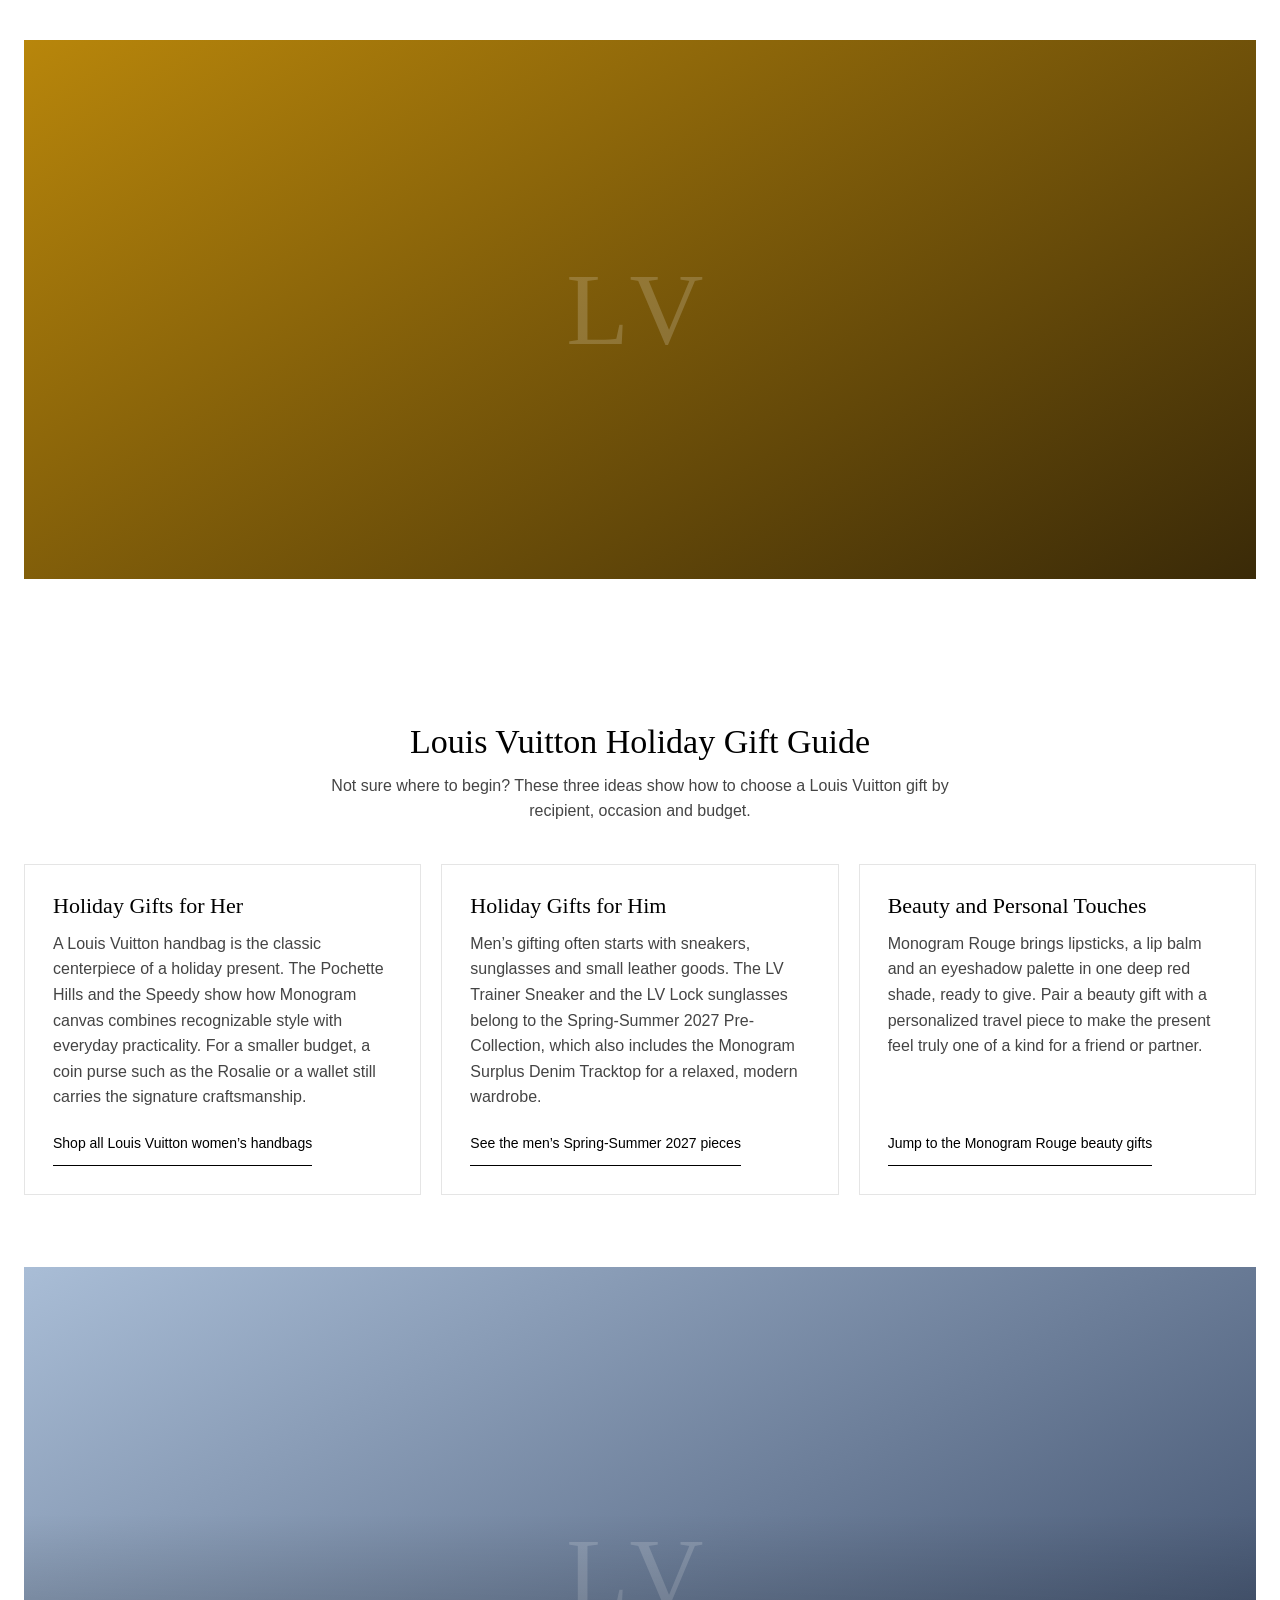
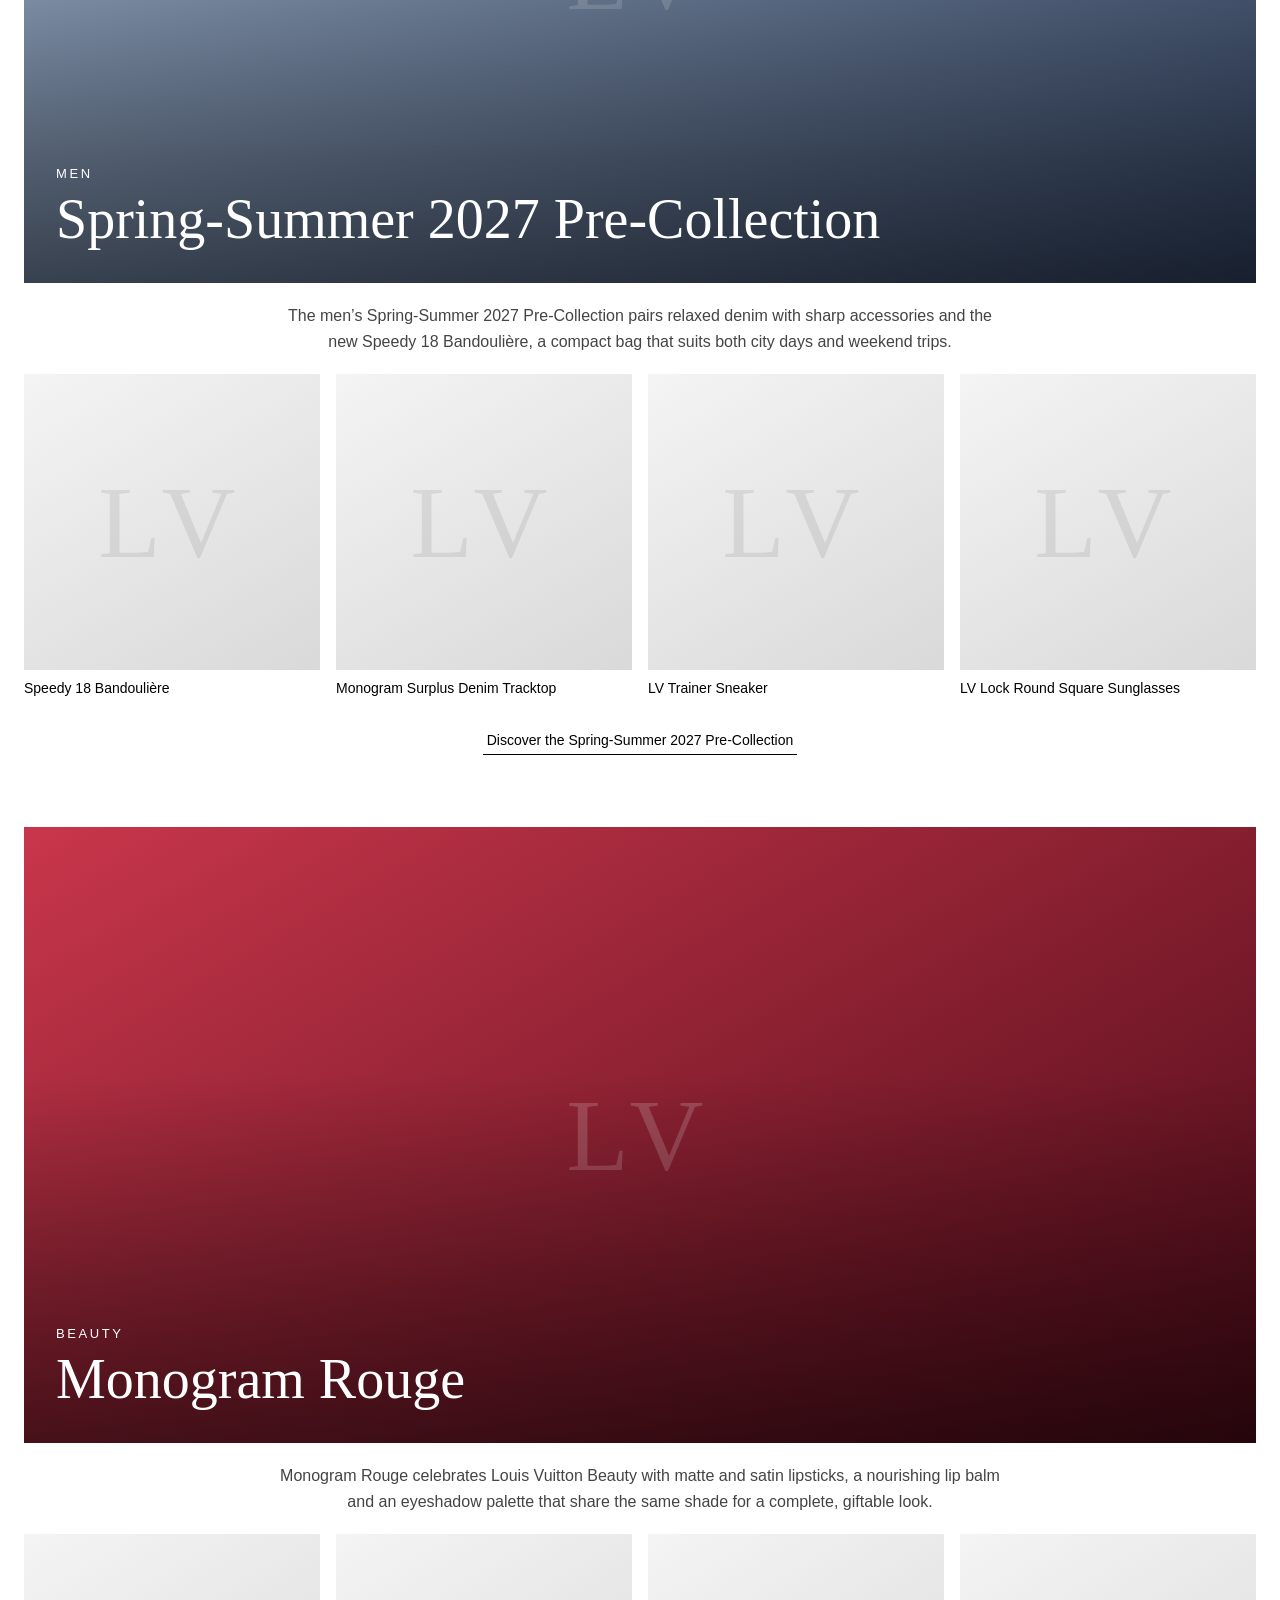
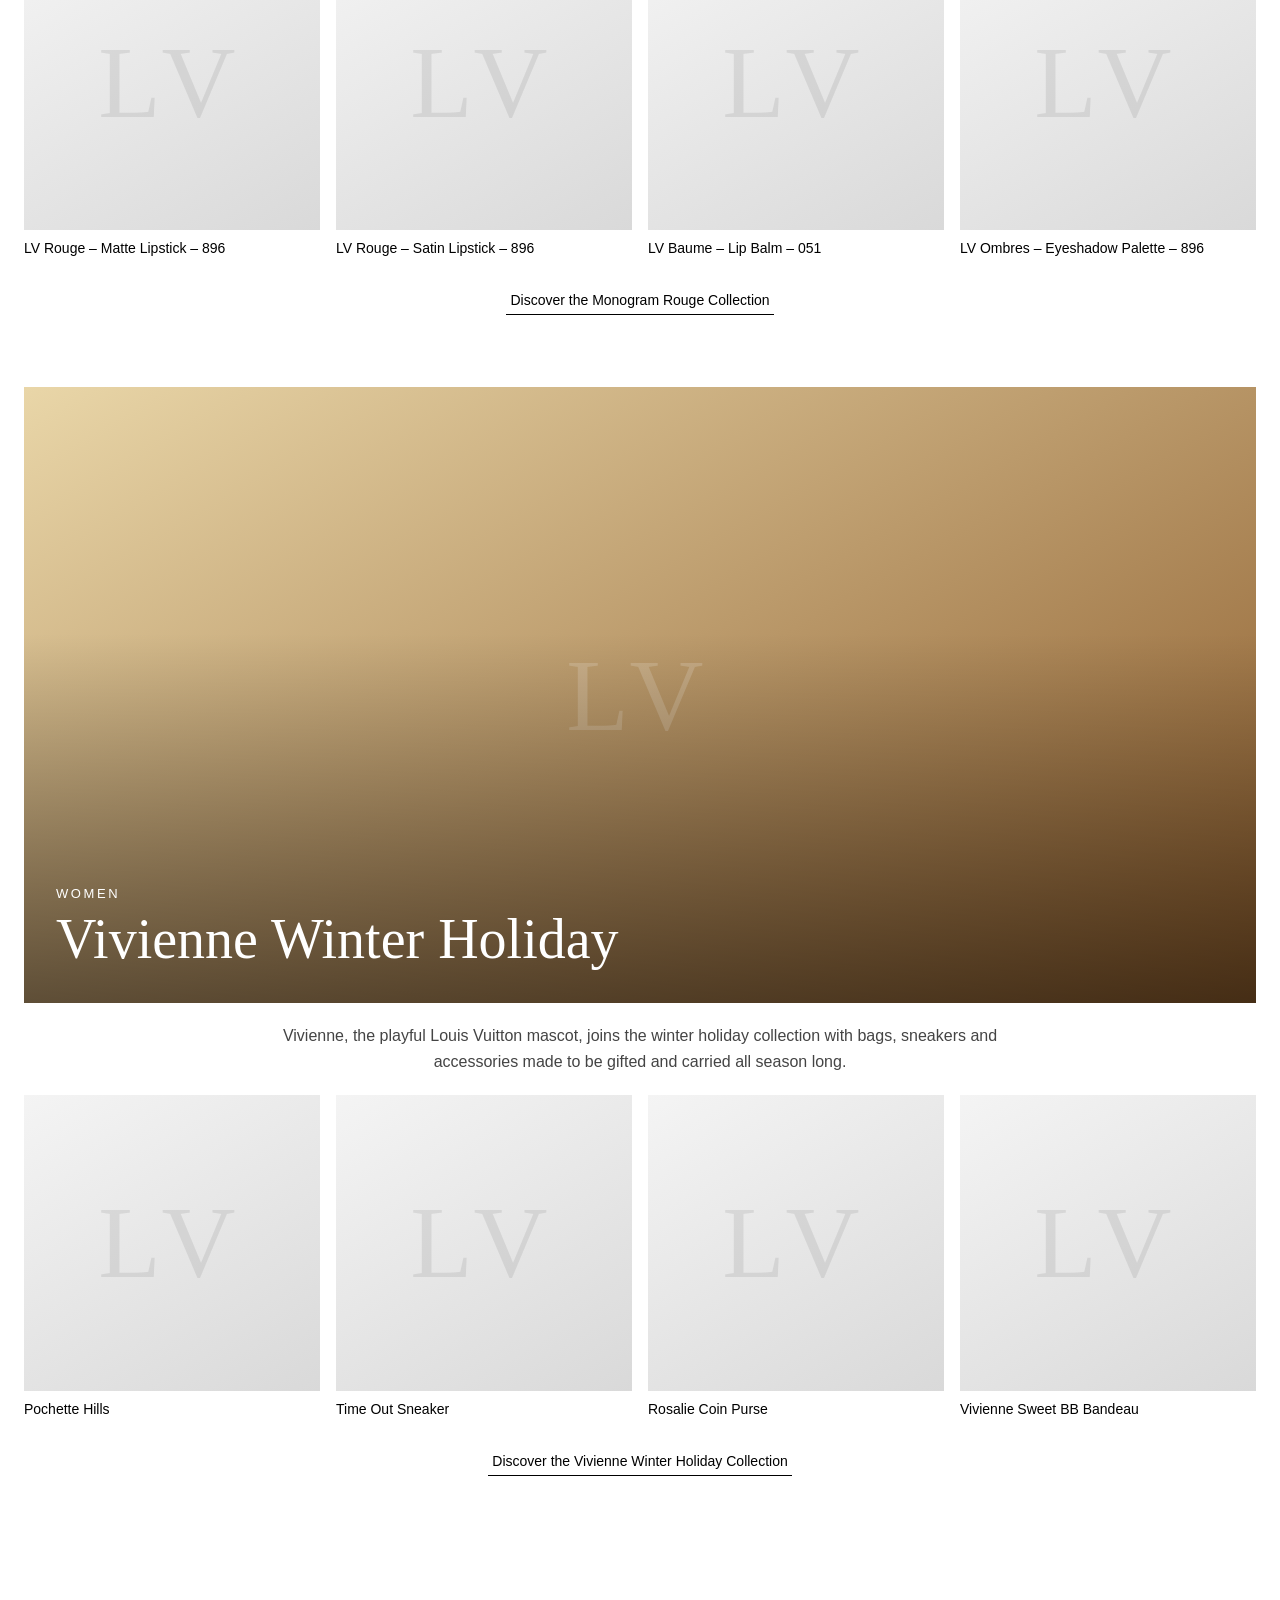
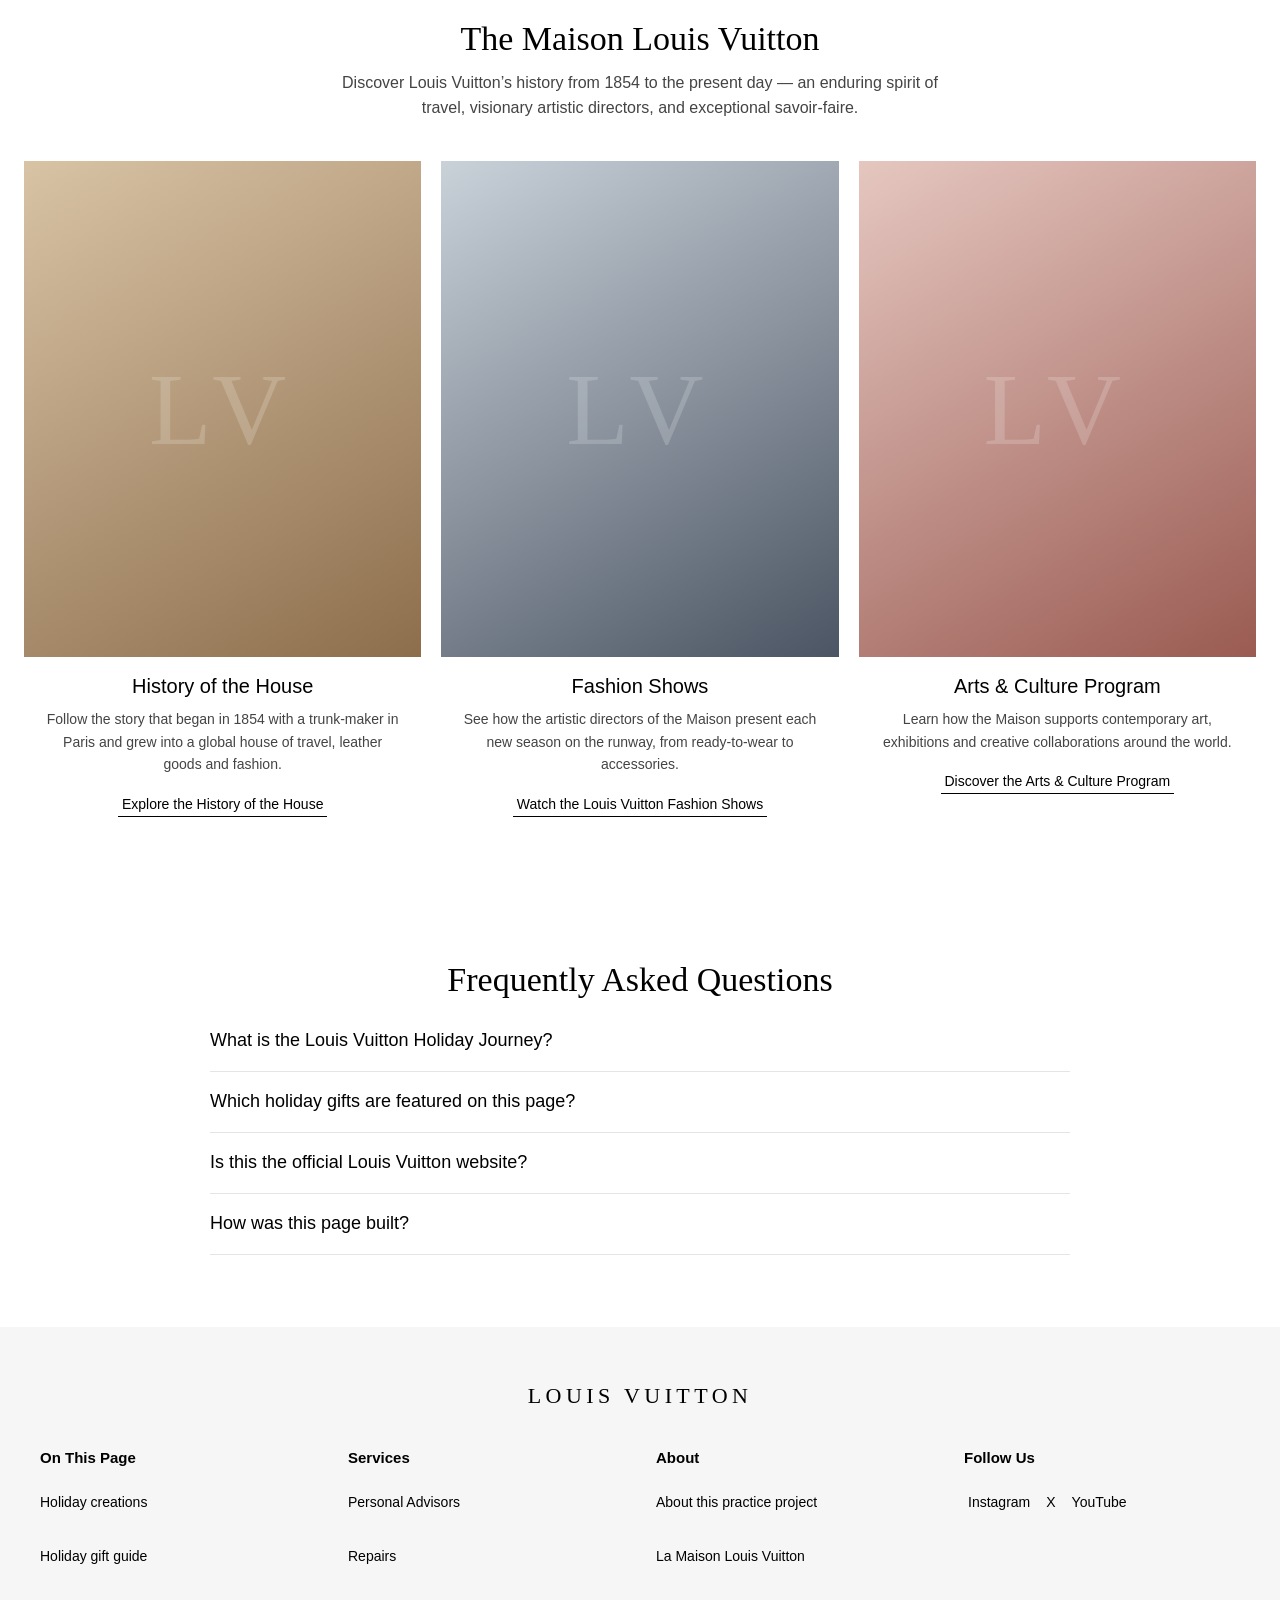
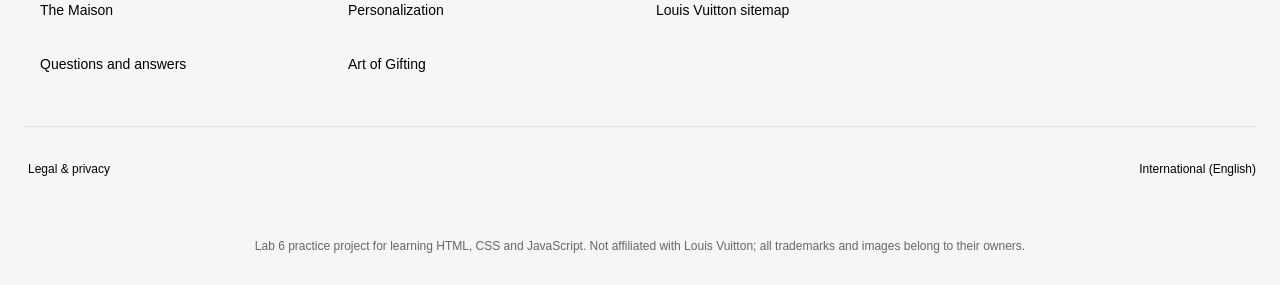
<file: index (1).html>
<!DOCTYPE html>
<html lang="en">
<head>
<meta charset="utf-8">
<meta name="viewport" content="width=device-width, initial-scale=1">
<title>Louis Vuitton Holiday Gifts &amp; New Collections | Lab 6</title>
<meta name="description" content="Discover Louis Vuitton holiday gifts, handbags, Monogram Rouge beauty and Spring-Summer 2027 collections in this HTML, CSS and JS practice site.">
<meta name="robots" content="index, follow, max-image-preview:large">
<meta name="author" content="Temuulel">
<meta name="referrer" content="no-referrer">
<meta name="theme-color" content="#ffffff">
<link rel="canonical" href="https://temuulel0401.github.io/Lab6/">
<link rel="icon" href="favicon.svg" type="image/svg+xml">
<link rel="preconnect" href="https://eu.louisvuitton.com">
<link rel="preload" as="image" href="https://eu.louisvuitton.com/images/is/poster-video/a3236166-c766-4e13-b597-30681e8f6aca/87jBQzxODTjW2dVV6MqXAitw.jpg" fetchpriority="high">
<meta property="og:type" content="website">
<meta property="og:site_name" content="Louis Vuitton Holiday Gifts – Lab 6">
<meta property="og:locale" content="en_US">
<meta property="og:url" content="https://temuulel0401.github.io/Lab6/">
<meta property="og:title" content="Louis Vuitton Holiday Gifts &amp; New Collections | Lab 6">
<meta property="og:description" content="Discover Louis Vuitton holiday gifts, handbags, Monogram Rouge beauty and Spring-Summer 2027 collections in this HTML, CSS and JS practice site.">
<meta property="og:image" content="https://eu.louisvuitton.com/images/is/poster-video/a3236166-c766-4e13-b597-30681e8f6aca/87jBQzxODTjW2dVV6MqXAitw.jpg">
<meta property="og:image:alt" content="Louis Vuitton holiday gifting campaign">
<meta name="twitter:card" content="summary_large_image">
<meta name="twitter:title" content="Louis Vuitton Holiday Gifts &amp; New Collections | Lab 6">
<meta name="twitter:description" content="Discover Louis Vuitton holiday gifts, handbags, Monogram Rouge beauty and Spring-Summer 2027 collections in this HTML, CSS and JS practice site.">
<meta name="twitter:image" content="https://eu.louisvuitton.com/images/is/poster-video/a3236166-c766-4e13-b597-30681e8f6aca/87jBQzxODTjW2dVV6MqXAitw.jpg">
<script type="application/ld+json">{"@context": "https://schema.org", "@graph": [{"@type": "WebSite", "@id": "https://temuulel0401.github.io/Lab6/#website", "url": "https://temuulel0401.github.io/Lab6/", "name": "Louis Vuitton Holiday Gifts – Lab 6", "inLanguage": "en"}, {"@type": "WebPage", "@id": "https://temuulel0401.github.io/Lab6/#webpage", "url": "https://temuulel0401.github.io/Lab6/", "name": "Louis Vuitton Holiday Gifts & New Collections | Lab 6", "description": "Discover Louis Vuitton holiday gifts, handbags, Monogram Rouge beauty and Spring-Summer 2027 collections in this HTML, CSS and JS practice site.", "inLanguage": "en", "isPartOf": {"@id": "https://temuulel0401.github.io/Lab6/#website"}, "primaryImageOfPage": {"@type": "ImageObject", "url": "https://eu.louisvuitton.com/images/is/poster-video/a3236166-c766-4e13-b597-30681e8f6aca/87jBQzxODTjW2dVV6MqXAitw.jpg"}}, {"@type": "FAQPage", "@id": "https://temuulel0401.github.io/Lab6/#faq", "mainEntity": [{"@type": "Question", "name": "What is the Louis Vuitton Holiday Journey?", "acceptedAnswer": {"@type": "Answer", "text": "The Holiday Journey is the Maison’s seasonal gifting campaign. This practice page presents it with a full-screen hero image, a scrollable selection of creations and direct links to the official holiday gift selections."}}, {"@type": "Question", "name": "Which holiday gifts are featured on this page?", "acceptedAnswer": {"@type": "Answer", "text": "The page highlights handbags, wallets and small leather goods, accessories, perfumes, travel pieces and shoes for women and men, together with the Monogram Rouge beauty range and the Vivienne Winter Holiday collection."}}, {"@type": "Question", "name": "Is this the official Louis Vuitton website?", "acceptedAnswer": {"@type": "Answer", "text": "No. This is a Lab 6 practice project that recreates a homepage layout with HTML, CSS and JavaScript. Every product, image and trademark belongs to Louis Vuitton, and all shopping links lead to the official website."}}, {"@type": "Question", "name": "How was this page built?", "acceptedAnswer": {"@type": "Answer", "text": "The layout uses semantic HTML5 landmarks, CSS flexbox with responsive breakpoints and a small JavaScript file that handles the sticky header, the accordion menu and the horizontal carousel of creations."}}]}]}</script>
<link rel="stylesheet" href="style.css">
</head>
<body>
<a class="skip" href="#main">Skip to main content</a>

<header id="header">
  <div class="h-left">
    <button type="button" id="menuBtn" class="hbtn" aria-label="Open menu" aria-controls="drawer" aria-expanded="false"><span class="burger" aria-hidden="true"></span><span class="lbl">Menu</span></button>
    <button type="button" class="hbtn" aria-label="Search"><span aria-hidden="true">⌕</span><span class="lbl">Search</span></button>
  </div>
  <a class="logo" href="./" aria-label="Louis Vuitton Holiday Gifts, home">LOUIS VUITTON</a>
  <div class="h-right">
    <button type="button" class="hbtn" aria-label="Wishlist"><span aria-hidden="true">♡</span><span class="lbl">Wishlist</span></button>
    <button type="button" class="hbtn" aria-label="My LV account"><span aria-hidden="true">☺</span><span class="lbl">My LV</span></button>
  </div>
</header>

<div id="overlay"></div>
<nav id="drawer" aria-label="Main menu">
  <button type="button" id="closeBtn" class="hbtn" aria-label="Close menu">✕ Close</button>
  <ul id="menuList">
<li><button type="button" aria-expanded="false">Women<i aria-hidden="true">›</i></button><div class="sub"><a href="https://eu.louisvuitton.com/eng-e1/women/new-in-women/_/N-ty7er6l">New In for Women</a><a href="https://eu.louisvuitton.com/eng-e1/women/handbags/all-handbags/_/N-tfr7qdp">Women’s Handbags</a><a href="https://eu.louisvuitton.com/eng-e1/women/wallets-and-small-leather-goods/all-wallets-and-small-leather-goods/_/N-t164iz3b">Women’s Small Leather Goods</a><a href="https://eu.louisvuitton.com/eng-e1/women/accessories/all-accessories/_/N-t1i01v9x">Women’s Accessories</a><a href="https://eu.louisvuitton.com/eng-e1/women/vivienne-winter-holiday/_/N-tev5ewj">Vivienne Winter Holiday</a></div></li>
<li><button type="button" aria-expanded="false">Men<i aria-hidden="true">›</i></button><div class="sub"><a href="https://eu.louisvuitton.com/eng-e1/men/new-in-men/_/N-t14l5lul">New In for Men</a><a href="https://eu.louisvuitton.com/eng-e1/men/shoes/all-shoes/_/N-t118ht95">Men’s Shoes</a><a href="https://eu.louisvuitton.com/eng-e1/men/wallets-and-small-leather-goods/all-wallets-and-small-leather-goods/_/N-t1iazbp7">Men’s Small Leather Goods</a><a href="https://eu.louisvuitton.com/eng-e1/men/accessories/all-accessories/_/N-t1an9prf">Men’s Accessories</a><a href="https://eu.louisvuitton.com/eng-e1/men/spring-summer-2027-pre-collection/_/N-tfodg11">Spring-Summer 2027 Pre-Collection</a></div></li>
<li><button type="button" aria-expanded="false">Holiday Gifts<i aria-hidden="true">›</i></button><div class="sub"><a href="https://eu.louisvuitton.com/eng-e1/stories/all-gifts">All Holiday Gift Selections</a><a href="https://eu.louisvuitton.com/eng-e1/gifts/mon-monogram/_/N-t1vghc33">Mon Monogram Gifts</a></div></li>
<li><button type="button" aria-expanded="false">Monogram Anniversary<i aria-hidden="true">›</i></button><div class="sub"><a href="https://eu.louisvuitton.com/eng-e1/monogram-anniversary/the-collections/_/N-tuc26rb">The Monogram Anniversary Collections</a></div></li>
<li><button type="button" aria-expanded="false">Trunks and Travel<i aria-hidden="true">›</i></button><div class="sub"><a href="https://eu.louisvuitton.com/eng-e1/trunks-and-travel/travel-bags/all-travel-bags/_/N-tluth1a">Travel Bags and Luggage</a></div></li>
<li><button type="button" aria-expanded="false">Perfumes and Beauty<i aria-hidden="true">›</i></button><div class="sub"><a href="https://eu.louisvuitton.com/eng-e1/perfumes-and-beauty/all-perfumes/_/N-t1hojbvl">All Perfumes</a><a href="https://eu.louisvuitton.com/eng-e1/perfumes-and-beauty/perfumes-gifts/_/N-t40392g">Perfume Gifts</a><a href="https://eu.louisvuitton.com/eng-e1/perfumes-and-beauty/all-beauty/_/N-t21cl44">All Beauty</a></div></li>
<li><button type="button" aria-expanded="false">Jewelry<i aria-hidden="true">›</i></button><div class="sub"><a href="https://eu.louisvuitton.com/eng-e1/jewelry/categories/all-fine-jewelry/_/N-t1svd8ld">Fine Jewelry</a></div></li>
<li><button type="button" aria-expanded="false">Watches<i aria-hidden="true">›</i></button><div class="sub"><a href="https://eu.louisvuitton.com/eng-e1/watches/all-watches/_/N-t1d9ikj8">All Louis Vuitton Watches</a></div></li>
<li><button type="button" aria-expanded="false">Home, Lifestyle and Library<i aria-hidden="true">›</i></button><div class="sub"><a href="https://eu.louisvuitton.com/eng-e1/home-lifestyle-and-library/furniture-and-lighting/all-furniture-and-lighting/_/N-t1p0t69l">Furniture and Lighting</a></div></li>
<li><button type="button" aria-expanded="false">Services<i aria-hidden="true">›</i></button><div class="sub"><a href="https://eu.louisvuitton.com/eng-e1/stories/louis-vuitton-services">Louis Vuitton Services</a></div></li>
<li><a class="toplink" href="https://eu.louisvuitton.com/eng-e1/magazine">The Maison Louis Vuitton</a></li>
  </ul>
</nav>

<main id="main">
  <section class="hero" aria-labelledby="hero-title">
    <img class="bg" src="https://eu.louisvuitton.com/images/is/poster-video/a3236166-c766-4e13-b597-30681e8f6aca/87jBQzxODTjW2dVV6MqXAitw.jpg" alt="Louis Vuitton holiday gifting campaign with festive gift selections" width="1600" height="900" fetchpriority="high">
    <p class="eyebrow">Gifting</p>
    <h1 id="hero-title">A Holiday Journey with Louis Vuitton</h1>
    <p class="intro">Find Louis Vuitton holiday gifts for every traveler: iconic handbags, small leather goods, perfumes and accessories chosen for the season.</p>
    <a class="pill" href="https://eu.louisvuitton.com/eng-e1/stories/all-gifts">Discover the Holiday Gift Selections</a>
  </section>

  <section class="block" id="explore" aria-labelledby="explore-title">
    <h2 class="title" id="explore-title">Explore a Selection of the Maison’s Creations</h2>
    <p class="eyebrow dark">Holiday</p>
    <p class="lead">Scroll through the holiday selection to compare gifts for women and men. Every tile opens the matching category on the official Louis Vuitton website.</p>
    <div class="rail-wrap">
      <button type="button" class="arrow left" id="prev" aria-label="Previous creations">‹</button>
      <div class="rail" id="rail">
<a class="item" href="https://eu.louisvuitton.com/eng-e1/women/handbags/all-handbags/_/N-tfr7qdp"><div class="ph"><img src="https://eu.louisvuitton.com/images/is/image//content/dam/lv/editorial-content/New-Homepage/2026/central/categories/holiday/HOLIDAY_26_WLG_PET3_DII.jpg" alt="Women’s handbags selected for the Louis Vuitton holiday season" width="600" height="800" loading="lazy"></div><span>Women’s Handbags</span></a>
<a class="item" href="https://eu.louisvuitton.com/eng-e1/women/wallets-and-small-leather-goods/all-wallets-and-small-leather-goods/_/N-t164iz3b"><div class="ph"><img src="https://eu.louisvuitton.com/images/is/image//content/dam/lv/editorial-content/New-Homepage/2026/central/categories/holiday/HOLIDAY_26_SLG2_DII.jpg" alt="Women’s wallets and small leather goods gift selection" width="600" height="800" loading="lazy"></div><span>Women’s Wallets and Small Leather Goods</span></a>
<a class="item" href="https://eu.louisvuitton.com/eng-e1/women/accessories/all-accessories/_/N-t1i01v9x"><div class="ph"><img src="https://eu.louisvuitton.com/images/is/image//content/dam/lv/editorial-content/New-Homepage/2026/central/categories/holiday/HOLIDAY_26_WACC_FJ_DII.jpg" alt="Women’s accessories gift selection from Louis Vuitton" width="600" height="800" loading="lazy"></div><span>Women’s Accessories</span></a>
<a class="item" href="https://eu.louisvuitton.com/eng-e1/perfumes-and-beauty/perfumes-gifts/_/N-t40392g"><div class="ph"><img src="https://eu.louisvuitton.com/images/is/image//content/dam/lv/editorial-content/New-Homepage/2026/central/categories/holiday/HOLIDAY_26_PERFUMES2_DII.jpg" alt="Louis Vuitton perfumes presented as holiday gifts" width="600" height="800" loading="lazy"></div><span>Perfumes</span></a>
<a class="item" href="https://eu.louisvuitton.com/eng-e1/gifts/mon-monogram/_/N-t1vghc33"><div class="ph"><img src="https://eu.louisvuitton.com/images/is/image//content/dam/lv/editorial-content/New-Homepage/2026/central/categories/holiday/HOLIDAY_26_TRAVEL2_DII.jpg" alt="Louis Vuitton travel gifts with the Mon Monogram personalization" width="600" height="800" loading="lazy"></div><span>Travel</span></a>
<a class="item" href="https://eu.louisvuitton.com/eng-e1/men/shoes/all-shoes/_/N-t118ht95"><div class="ph"><img src="https://eu.louisvuitton.com/images/is/image//content/dam/lv/editorial-content/New-Homepage/2026/central/categories/holiday/HOLIDAY_26_MSHOES_DII.jpg" alt="Men’s shoes from the Louis Vuitton holiday selection" width="600" height="800" loading="lazy"></div><span>Men’s Shoes</span></a>
<a class="item" href="https://eu.louisvuitton.com/eng-e1/men/wallets-and-small-leather-goods/all-wallets-and-small-leather-goods/_/N-t1iazbp7"><div class="ph"><img src="https://eu.louisvuitton.com/images/is/image//content/dam/lv/editorial-content/New-Homepage/2026/central/categories/holiday/HOLIDAY_26_MSLG_DII.jpg" alt="Men’s wallets and small leather goods gift selection" width="600" height="800" loading="lazy"></div><span>Men’s Wallets and Small Leather Goods</span></a>
<a class="item" href="https://eu.louisvuitton.com/eng-e1/men/accessories/all-accessories/_/N-t1an9prf"><div class="ph"><img src="https://eu.louisvuitton.com/images/is/image//content/dam/lv/editorial-content/New-Homepage/2026/central/categories/holiday/HOLIDAY_26_MACC2_DII.jpg" alt="Men’s accessories gift selection from Louis Vuitton" width="600" height="800" loading="lazy"></div><span>Men’s Accessories</span></a>
      </div>
      <button type="button" class="arrow right" id="next" aria-label="Next creations">›</button>
    </div>
  </section>

  <section class="collection"><div class="banner ph plain g1"><img src="https://eu.louisvuitton.com/images/is/poster-video/a2fc7450-c41a-4f2b-8a41-5fa02d547c04/eLuxgxlHKIkPUy2PFK79AAAC.jpg" alt="Louis Vuitton seasonal campaign banner with the latest creations of the Maison" width="1600" height="700" loading="lazy"></div></section>

  <section class="block" id="gift-guide" aria-labelledby="guide-title">
    <h2 class="title" id="guide-title">Louis Vuitton Holiday Gift Guide</h2>
    <p class="lead">Not sure where to begin? These three ideas show how to choose a Louis Vuitton gift by recipient, occasion and budget.</p>
    <div class="cards">
      <article class="tip">
        <h3>Holiday Gifts for Her</h3>
        <p>A Louis Vuitton handbag is the classic centerpiece of a holiday present. The Pochette Hills and the Speedy show how Monogram canvas combines recognizable style with everyday practicality. For a smaller budget, a coin purse such as the Rosalie or a wallet still carries the signature craftsmanship.</p>
        <a href="https://eu.louisvuitton.com/eng-e1/women/handbags/all-handbags/_/N-tfr7qdp">Shop all Louis Vuitton women’s handbags</a>
      </article>
      <article class="tip">
        <h3>Holiday Gifts for Him</h3>
        <p>Men’s gifting often starts with sneakers, sunglasses and small leather goods. The LV Trainer Sneaker and the LV Lock sunglasses belong to the Spring-Summer 2027 Pre-Collection, which also includes the Monogram Surplus Denim Tracktop for a relaxed, modern wardrobe.</p>
        <a href="#spring-summer-2027">See the men’s Spring-Summer 2027 pieces</a>
      </article>
      <article class="tip">
        <h3>Beauty and Personal Touches</h3>
        <p>Monogram Rouge brings lipsticks, a lip balm and an eyeshadow palette in one deep red shade, ready to give. Pair a beauty gift with a personalized travel piece to make the present feel truly one of a kind for a friend or partner.</p>
        <a href="#monogram-rouge">Jump to the Monogram Rouge beauty gifts</a>
      </article>
    </div>
  </section>

  <section class="collection" id="spring-summer-2027" aria-labelledby="col1">
    <div class="banner ph g2"><img src="https://eu.louisvuitton.com/images/is/poster-video/a316cd5d-102a-4e55-8521-1d3f9b74c6ff/5GnbrY7TAuF0hzcfs2Bch9c6.jpg" alt="Spring-Summer 2027 Pre-Collection – Louis Vuitton Men" width="1600" height="800" loading="lazy"><p class="eyebrow">Men</p><h2 id="col1">Spring-Summer 2027 Pre-Collection</h2></div>
    <p class="coll-text">The men’s Spring-Summer 2027 Pre-Collection pairs relaxed denim with sharp accessories and the new Speedy 18 Bandoulière, a compact bag that suits both city days and weekend trips.</p>
    <div class="products"><a class="product" href="https://eu.louisvuitton.com/eng-e1/products/speedy-18-bandouliere-g77-P00143374/M3A518"><div class="ph"><img src="https://eu.louisvuitton.com/images/is/image/lv/1/PP_VP_L/louis-vuitton-speedy-18-bandouliere--M3A518_PM2_Front%20view.jpg" alt="Speedy 18 Bandoulière handbag in Monogram canvas" width="600" height="600" loading="lazy"></div><span>Speedy 18 Bandoulière</span></a><a class="product" href="https://eu.louisvuitton.com/eng-e1/products/monogram-surplus-denim-tracktop-HWA22WD1O/1AL0MR"><div class="ph"><img src="https://eu.louisvuitton.com/images/is/image/lv/1/PP_VP_L/louis-vuitton-monogram-surplus-denim-tracktop--HWA22WD1O650_PM2_Front%20view.jpg" alt="Monogram Surplus Denim Tracktop jacket" width="600" height="600" loading="lazy"></div><span>Monogram Surplus Denim Tracktop</span></a><a class="product" href="https://eu.louisvuitton.com/eng-e1/products/lv-trainer-sneaker-nvprod7980055v/1AL3OO"><div class="ph"><img src="https://eu.louisvuitton.com/images/is/image/lv/1/PP_VP_L/louis-vuitton-lv-trainer-sneaker--B1UQ84DN20_PM2_Front%20view.jpg" alt="LV Trainer Sneaker for men" width="600" height="600" loading="lazy"></div><span>LV Trainer Sneaker</span></a><a class="product" href="https://eu.louisvuitton.com/eng-e1/products/lv-lock-round-square-sunglasses-s00-nvprod7990012v/Z3664W"><div class="ph"><img src="https://eu.louisvuitton.com/images/is/image/lv/1/PP_VP_L/louis-vuitton-lv-lock-round-square-sunglasses--Z3664W_PM2_Front%20view.jpg" alt="LV Lock Round Square Sunglasses" width="600" height="600" loading="lazy"></div><span>LV Lock Round Square Sunglasses</span></a></div>
    <a class="discover" href="https://eu.louisvuitton.com/eng-e1/men/spring-summer-2027-pre-collection/_/N-tfodg11">Discover the Spring-Summer 2027 Pre-Collection</a>
  </section>

  <section class="collection" id="monogram-rouge" aria-labelledby="col2">
    <div class="banner ph g3"><img src="https://eu.louisvuitton.com/images/is/image//content/dam/lv/editorial-content/New-Homepage/2026/central/collections/monogram-rouge/MONOGRAM_ROUGE_HP_Push_Nov26_DII.jpg" alt="Monogram Rouge – Louis Vuitton Beauty" width="1600" height="800" loading="lazy"><p class="eyebrow">Beauty</p><h2 id="col2">Monogram Rouge</h2></div>
    <p class="coll-text">Monogram Rouge celebrates Louis Vuitton Beauty with matte and satin lipsticks, a nourishing lip balm and an eyeshadow palette that share the same shade for a complete, giftable look.</p>
    <div class="products"><a class="product" href="https://eu.louisvuitton.com/eng-e1/products/lv-rouge-matte-lipstick-nvprod8420005v/LLD012"><div class="ph"><img src="https://eu.louisvuitton.com/images/is/image/lv/1/PP_VP_L/louis-vuitton-lv-rouge---matte-lipstick---896--LLD012_PM2_Front%20view.jpg" alt="LV Rouge matte lipstick in shade 896" width="600" height="600" loading="lazy"></div><span>LV Rouge – Matte Lipstick – 896</span></a><a class="product" href="https://eu.louisvuitton.com/eng-e1/products/lv-rouge-satin-lipstick-nvprod8420006v/LLD013"><div class="ph"><img src="https://eu.louisvuitton.com/images/is/image/lv/1/PP_VP_L/louis-vuitton-lv-rouge---satin-lipstick---896--LLD013_PM2_Front%20view.jpg" alt="LV Rouge satin lipstick in shade 896" width="600" height="600" loading="lazy"></div><span>LV Rouge – Satin Lipstick – 896</span></a><a class="product" href="https://eu.louisvuitton.com/eng-e1/products/lv-baume-lip-balm-P00140183/LLD014"><div class="ph"><img src="https://eu.louisvuitton.com/images/is/image/lv/1/PP_VP_L/louis-vuitton-lv-baume---lip-balm---051--LLD014_PM2_Front%20view.jpg" alt="LV Baume lip balm in shade 051" width="600" height="600" loading="lazy"></div><span>LV Baume – Lip Balm – 051</span></a><a class="product" href="https://eu.louisvuitton.com/eng-e1/products/lv-ombres-eyeshadow-palette-896-P00149297/LYD005"><div class="ph"><img src="https://eu.louisvuitton.com/images/is/image/lv/1/PP_VP_L/louis-vuitton-lv-ombres---eyeshadow-palette---896--LYD005_PM2_Front%20view.jpg" alt="LV Ombres eyeshadow palette in shade 896" width="600" height="600" loading="lazy"></div><span>LV Ombres – Eyeshadow Palette – 896</span></a></div>
    <a class="discover" href="https://eu.louisvuitton.com/eng-e1/perfumes-and-beauty/all-beauty/_/N-t21cl44">Discover the Monogram Rouge Collection</a>
  </section>

  <section class="collection" id="vivienne-winter-holiday" aria-labelledby="col3">
    <div class="banner ph g4"><img src="https://eu.louisvuitton.com/images/is/image//content/dam/lv/editorial-content/New-Homepage/2026/central/collections/vivienne-holiday/Vivienne_Holiday_Nov26_WW_HP_Push_DII.jpg" alt="Vivienne Winter Holiday – Louis Vuitton Women" width="1600" height="800" loading="lazy"><p class="eyebrow">Women</p><h2 id="col3">Vivienne Winter Holiday</h2></div>
    <p class="coll-text">Vivienne, the playful Louis Vuitton mascot, joins the winter holiday collection with bags, sneakers and accessories made to be gifted and carried all season long.</p>
    <div class="products"><a class="product" href="https://eu.louisvuitton.com/eng-e1/products/pochette-hills-autres-toiles-monogram-P00142220/M2A783"><div class="ph"><img src="https://eu.louisvuitton.com/images/is/image/lv/1/PP_VP_L/louis-vuitton-pochette-hills---M2A783_PM2_Front%20view.jpg" alt="Pochette Hills bag in Monogram canvas" width="600" height="600" loading="lazy"></div><span>Pochette Hills</span></a><a class="product" href="https://eu.louisvuitton.com/eng-e1/products/time-out-sneaker-nvprod8030048v/1AKZ8T"><div class="ph"><img src="https://eu.louisvuitton.com/images/is/image/lv/1/PP_VP_L/louis-vuitton-time-out-sneaker--A1UT5FSL33_PM2_Front%20view.jpg" alt="Time Out Sneaker for women" width="600" height="600" loading="lazy"></div><span>Time Out Sneaker</span></a><a class="product" href="https://eu.louisvuitton.com/eng-e1/products/rosalie-coin-purse-autres-toiles-monogram-P00141804/M2A794"><div class="ph"><img src="https://eu.louisvuitton.com/images/is/image/lv/1/PP_VP_L/louis-vuitton-rosalie-coin-purse--M2A794_PM2_Front%20view.jpg" alt="Rosalie Coin Purse small leather good" width="600" height="600" loading="lazy"></div><span>Rosalie Coin Purse</span></a><a class="product" href="https://eu.louisvuitton.com/eng-e1/products/vivienne-sweet-bb-bandeau-s00-P00140473/M9A258"><div class="ph"><img src="https://eu.louisvuitton.com/images/is/image/lv/1/PP_VP_L/louis-vuitton-vivienne-sweet-bb-bandeau--M9A258_PM2_Front%20view.jpg" alt="Vivienne Sweet BB Bandeau accessory" width="600" height="600" loading="lazy"></div><span>Vivienne Sweet BB Bandeau</span></a></div>
    <a class="discover" href="https://eu.louisvuitton.com/eng-e1/women/vivienne-winter-holiday/_/N-tev5ewj">Discover the Vivienne Winter Holiday Collection</a>
  </section>

  <section class="block maison" id="maison" aria-labelledby="maison-title">
    <h2 class="title" id="maison-title">The Maison Louis Vuitton</h2>
    <p class="lead">Discover Louis Vuitton’s history from 1854 to the present day — an enduring spirit of travel, visionary artistic directors, and exceptional savoir-faire.</p>
    <div class="cards maison-cards">
<article class="card"><div class="ph"><img src="https://eu.louisvuitton.com/images/is/image//content/dam/lv/editorial-content/New-Homepage/2026/central/services/LV_Heritage_Services_Push_2026.jpg" alt="Louis Vuitton history in a heritage image from the Maison" width="800" height="1000" loading="lazy"></div><h3>History of the House</h3><p>Follow the story that began in 1854 with a trunk-maker in Paris and grew into a global house of travel, leather goods and fashion.</p><a href="https://eu.louisvuitton.com/eng-e1/magazine/articles/heritage">Explore the History of the House</a></article>
<article class="card"><div class="ph"><img src="https://eu.louisvuitton.com/images/is/image//content/dam/lv/editorial-content/New-Homepage/2026/central/services/LV_Fashion_Show_WW_HP_Services_Push_2026.jpg" alt="Louis Vuitton fashion show presentation" width="800" height="1000" loading="lazy"></div><h3>Fashion Shows</h3><p>See how the artistic directors of the Maison present each new season on the runway, from ready-to-wear to accessories.</p><a href="https://eu.louisvuitton.com/eng-e1/magazine/fashion-shows">Watch the Louis Vuitton Fashion Shows</a></article>
<article class="card"><div class="ph"><img src="https://eu.louisvuitton.com/images/is/image//content/dam/lv/editorial-content/New-Homepage/2026/central/services/LV_Arts_Culture_WW_HP_Services_Push_2026.jpg" alt="Louis Vuitton Arts and Culture program visual" width="800" height="1000" loading="lazy"></div><h3>Arts &amp; Culture Program</h3><p>Learn how the Maison supports contemporary art, exhibitions and creative collaborations around the world.</p><a href="https://eu.louisvuitton.com/eng-e1/magazine/articles/arts-culture-program">Discover the Arts &amp; Culture Program</a></article>
    </div>
  </section>

  <section class="block" id="faq" aria-labelledby="faq-title">
    <h2 class="title" id="faq-title">Frequently Asked Questions</h2>
    <div class="faq">
<details><summary>What is the Louis Vuitton Holiday Journey?</summary><p>The Holiday Journey is the Maison’s seasonal gifting campaign. This practice page presents it with a full-screen hero image, a scrollable selection of creations and direct links to the official holiday gift selections.</p></details>
<details><summary>Which holiday gifts are featured on this page?</summary><p>The page highlights handbags, wallets and small leather goods, accessories, perfumes, travel pieces and shoes for women and men, together with the Monogram Rouge beauty range and the Vivienne Winter Holiday collection.</p></details>
<details><summary>Is this the official Louis Vuitton website?</summary><p>No. This is a Lab 6 practice project that recreates a homepage layout with HTML, CSS and JavaScript. Every product, image and trademark belongs to Louis Vuitton, and all shopping links lead to the official website.</p></details>
<details><summary>How was this page built?</summary><p>The layout uses semantic HTML5 landmarks, CSS flexbox with responsive breakpoints and a small JavaScript file that handles the sticky header, the accordion menu and the horizontal carousel of creations.</p></details>
    </div>
  </section>
</main>

<footer>
  <a class="flogo" href="./">LOUIS VUITTON</a>
  <div class="fcols">
    <div><h3>On This Page</h3><a href="#explore">Holiday creations</a><a href="#gift-guide">Holiday gift guide</a><a href="#maison">The Maison</a><a href="#faq">Questions and answers</a></div>
    <div><h3>Services</h3><a href="https://eu.louisvuitton.com/eng-e1/stories/louis-vuitton-personal-advisors">Personal Advisors</a><a href="https://eu.louisvuitton.com/eng-e1/stories/louis-vuitton-repairs">Repairs</a><a href="https://eu.louisvuitton.com/eng-e1/gifts/personalization/all-personalization/_/N-t1jlwphf">Personalization</a><a href="https://eu.louisvuitton.com/eng-e1/stories/gifting">Art of Gifting</a></div>
    <div><h3>About</h3><a href="about.html">About this practice project</a><a href="https://eu.louisvuitton.com/eng-e1/magazine">La Maison Louis Vuitton</a><a href="https://eu.louisvuitton.com/eng-e1/sitemap">Louis Vuitton sitemap</a></div>
    <div><h3>Follow Us</h3><div class="social"><a href="https://www.instagram.com/louisvuitton/" rel="noopener noreferrer">Instagram</a><a href="https://x.com/LouisVuitton" rel="noopener noreferrer">X</a><a href="https://www.youtube.com/louisvuitton" rel="noopener noreferrer">YouTube</a></div></div>
  </div>
  <div class="fbottom">
    <div class="legal"><a href="https://eu.louisvuitton.com/eng-e1/legal-notice">Legal &amp; privacy</a></div>
    <a href="https://eu.louisvuitton.com/eng-e1/homepage">International (English)</a>
  </div>
  <p class="note">Lab 6 practice project for learning HTML, CSS and JavaScript. Not affiliated with Louis Vuitton; all trademarks and images belong to their owners.</p>
</footer>
<script src="script.js" defer></script>
</body>
</html>
</file>
<file: style.css>
*{box-sizing:border-box;margin:0;padding:0}
html{scroll-behavior:smooth}
body{font-family:"Helvetica Neue",Helvetica,Arial,sans-serif;color:#000;background:#fff;-webkit-font-smoothing:antialiased}
a{color:inherit;text-decoration:none}
button{font:inherit;color:inherit;background:none;border:0;cursor:pointer}
ul{list-style:none}

/* ===== HEADER: 3 бүс, flex:1 тэнцүү өргөн, лого төвд ===== */
#header{position:fixed;top:0;left:0;right:0;z-index:30;height:64px;padding:0 24px;
  display:flex;align-items:center;justify-content:space-between;color:#fff;transition:background .3s,color .3s}
#header.solid{background:#fff;color:#000;box-shadow:0 1px 0 #e5e5e5}
.h-left,.h-right{flex:1;display:flex;align-items:center;gap:22px}
.h-right{justify-content:flex-end}
.logo{font-family:Georgia,"Times New Roman",serif;font-size:clamp(16px,2.4vw,26px);letter-spacing:.18em;white-space:nowrap}
.hbtn{display:flex;align-items:center;gap:8px;font-size:13px}
.hbtn>span:first-child{font-size:20px;line-height:1}
.burger{width:20px;height:2px;background:currentColor;position:relative;display:block!important}
.burger::before,.burger::after{content:"";position:absolute;left:0;width:100%;height:2px;background:currentColor}
.burger::before{top:-6px}.burger::after{top:6px}

/* ===== DRAWER ===== */
#overlay{position:fixed;inset:0;background:rgba(0,0,0,.4);opacity:0;pointer-events:none;transition:opacity .3s;z-index:40}
#drawer{position:fixed;top:0;bottom:0;left:0;width:min(420px,90vw);background:#fff;z-index:50;padding:24px 32px;
  display:flex;flex-direction:column;gap:24px;transform:translateX(-100%);transition:transform .35s;overflow-y:auto}
body.menu-open #drawer{transform:none}
body.menu-open #overlay{opacity:1;pointer-events:auto}
#menuList>li>button{width:100%;display:flex;justify-content:space-between;align-items:center;padding:14px 0;font-size:20px;text-align:left}
#menuList .sub{display:none;flex-direction:column;gap:12px;padding:4px 0 16px 12px;font-size:15px;color:#555}
#menuList li.open .sub{display:flex}
#menuList li.open>button i{transform:rotate(90deg)}
#menuList i{font-style:normal;transition:transform .2s}

/* ===== HERO: column + justify-content:flex-end ===== */
.hero{position:relative;overflow:hidden;min-height:100svh;display:flex;flex-direction:column;align-items:center;justify-content:flex-end;text-align:center;
  gap:14px;padding:0 24px 12vh;color:#fff;
  background:radial-gradient(ellipse at 30% 20%,rgba(255,215,150,.55),transparent 55%),linear-gradient(160deg,#8b1d2c,#3b0d16 70%,#1a0509)}
.hero h1{font-family:Georgia,serif;font-weight:400;font-size:clamp(36px,7vw,84px);letter-spacing:.02em}
.eyebrow{font-size:13px;letter-spacing:.2em;text-transform:uppercase}
.eyebrow.dark{text-align:center;margin:8px 0 20px;color:#555}
.pill{margin-top:8px;border:1px solid currentColor;padding:12px 28px;font-size:14px;border-radius:2px;transition:background .2s,color .2s}
.pill:hover{background:#fff;color:#000}

/* ===== COMMON BLOCK ===== */
.block{padding:72px 24px;max-width:1500px;margin:0 auto}
.title{font-family:Georgia,serif;font-weight:400;text-align:center;font-size:clamp(22px,3vw,34px);margin-bottom:12px}
.lead{max-width:640px;margin:0 auto 40px;text-align:center;line-height:1.6;color:#444}

/* ===== RAIL: flex row + overflow scroll ===== */
.rail-wrap{position:relative}
.rail{display:flex;gap:16px;overflow-x:auto;scroll-snap-type:x mandatory;scrollbar-width:none;padding-bottom:8px}
.rail::-webkit-scrollbar{display:none}
.rail .item{flex:0 0 clamp(200px,22vw,320px);scroll-snap-align:start;display:flex;flex-direction:column;gap:12px}
.rail .ph{aspect-ratio:3/4}
.rail .item span{text-align:center;font-size:14px}
.arrow{position:absolute;top:40%;z-index:2;width:44px;height:44px;border-radius:50%;background:#fff;box-shadow:0 2px 10px rgba(0,0,0,.2);font-size:24px;
  display:flex;align-items:center;justify-content:center}
.arrow.left{left:8px}.arrow.right{right:8px}

/* gradient "зураг" (--a, --b хувьсагчаар) */
.ph{background:linear-gradient(150deg,var(--a),var(--b));position:relative;overflow:hidden}
.ph::after{content:"LV";position:absolute;inset:0;display:flex;align-items:center;justify-content:center;
  font-family:Georgia,serif;font-size:clamp(40px,8vw,110px);color:rgba(255,255,255,.18);letter-spacing:.1em}

/* ===== COLLECTION: баннер + бүтээгдэхүүний мөр ===== */
.collection{display:flex;flex-direction:column;gap:20px;padding:0 24px 72px;max-width:1500px;margin:0 auto}
.banner{position:relative;aspect-ratio:16/8;min-height:320px;display:flex;flex-direction:column;justify-content:flex-end;align-items:flex-start;
  gap:6px;padding:32px;color:#fff}
.banner .eyebrow{z-index:1}
.banner h2{z-index:1;font-family:Georgia,serif;font-weight:400;font-size:clamp(26px,4.5vw,56px)}
.products{display:flex;flex-wrap:wrap;gap:16px}
.product{flex:1 1 200px;display:flex;flex-direction:column;gap:10px;font-size:14px}
.product .ph{aspect-ratio:1;--a:#f4f4f4;--b:#d9d9d9}
.product .ph::after{color:rgba(0,0,0,.08)}
.discover{align-self:center;border-bottom:1px solid #000;padding-bottom:3px;font-size:14px}

/* ===== MAISON CARDS ===== */
.cards{display:flex;flex-wrap:wrap;gap:20px}
.card{flex:1 1 280px;display:flex;flex-direction:column;align-items:center;gap:10px;text-align:center}
.card .ph{width:100%;aspect-ratio:4/5}
.card h3{font-weight:400;font-size:20px;margin-top:8px}
.card a{border-bottom:1px solid #000;font-size:14px;padding-bottom:2px}

/* ===== FOOTER ===== */
footer{background:#f6f6f6;padding:56px 24px 24px;display:flex;flex-direction:column;gap:40px}
.flogo{align-self:center;font-family:Georgia,serif;letter-spacing:.2em;font-size:22px}
.fcols{display:flex;flex-wrap:wrap;gap:32px;justify-content:space-between;max-width:1200px;width:100%;margin:0 auto}
.fcols>div{flex:1 1 200px;display:flex;flex-direction:column;gap:10px;font-size:14px}
.fcols h4{font-size:15px;margin-bottom:4px}.fcols .mt{margin-top:20px}
.fcols a:hover{text-decoration:underline}
.social{display:flex;gap:14px}
.fbottom{display:flex;justify-content:space-between;align-items:center;flex-wrap:wrap;gap:12px;font-size:12px;border-top:1px solid #ddd;padding-top:20px}
.legal{display:flex;gap:20px}
.note{text-align:center;font-size:11px;color:#888}

@media(max-width:700px){
  #header{padding:0 14px}.lbl{display:none}.h-left,.h-right{gap:14px}
  .banner{aspect-ratio:auto;min-height:380px;padding:20px}
  .block{padding:48px 16px}.collection{padding:0 16px 48px}
}

/* ===== ЗУРАГ ===== */
.ph img,.hero>img.bg{position:absolute;inset:0;width:100%;height:100%;object-fit:cover;z-index:1}
.ph::after{z-index:0}
.hero>img.bg{z-index:0}
.hero>*:not(.bg){position:relative;z-index:2}
.hero::before{content:"";position:absolute;inset:0;z-index:1;background:linear-gradient(to top,rgba(0,0,0,.55),transparent 55%)}
.banner::before{content:"";position:absolute;inset:0;z-index:1;background:linear-gradient(to top,rgba(0,0,0,.5),transparent 60%)}
.banner.plain::before{display:none}
.banner.plain{min-height:0;aspect-ratio:16/7}
.banner .eyebrow,.banner h2{position:relative;z-index:2}
.rail .ph img{transition:transform .6s}.rail .item:hover .ph img,.product:hover .ph img{transform:scale(1.04)}

/* ===== SEO / ACCESSIBILITY ===== */
.skip{position:absolute;left:-9999px;top:8px;z-index:100;background:#fff;color:#000;padding:10px 16px}
.skip:focus{left:8px}
:focus-visible{outline:2px solid #b8860b;outline-offset:2px}
.hbtn{min-width:44px;min-height:44px;justify-content:center}
#drawer{visibility:hidden;transition:transform .35s,visibility .35s}
body.menu-open #drawer{visibility:visible}
.toplink{display:block;padding:14px 0;font-size:20px}
#menuList .sub a{display:block;padding:8px 0}
.fcols a{display:block;padding:6px 0}
.social a,.legal a{padding:10px 4px}
.discover{padding:12px 4px 6px}
.card a{display:inline-block;padding:10px 4px 4px}
.product span{padding-bottom:4px}
.note{color:#666}
.fcols h3{font-size:15px;margin-bottom:4px}.fcols .mt{margin-top:20px}

/* ===== SEO: font >=12px, tap target зай ===== */
.note{font-size:12px;padding:8px}
.eyebrow{font-size:13px}
.h-left,.h-right{gap:8px}
.legal{gap:12px}
.social{gap:8px}
.fcols a,.legal a,.social a{min-height:44px;display:inline-flex;align-items:center}
.fcols>div>a{display:flex}
#menuList .sub a{min-height:44px;display:flex;align-items:center;padding:0}
.rail .item{padding-bottom:8px}
/* ===== Gradient fallback colors (replaces inline style attributes) ===== */
.rail .item:nth-child(1) .ph{--a:#e8d5b5;--b:#9a6b3c}
.rail .item:nth-child(2) .ph{--a:#f1c9c0;--b:#a4574b}
.rail .item:nth-child(3) .ph{--a:#d7dde8;--b:#566581}
.rail .item:nth-child(4) .ph{--a:#f3e3b3;--b:#b08a2e}
.rail .item:nth-child(5) .ph{--a:#cdd9cf;--b:#516656}
.rail .item:nth-child(6) .ph{--a:#d9d2c9;--b:#5d5247}
.rail .item:nth-child(7) .ph{--a:#c9d3e0;--b:#3d4b63}
.rail .item:nth-child(8) .ph{--a:#e2cfd9;--b:#7d4a64}
.banner.g1{--a:#b8860b;--b:#3a2a08}
.banner.g2{--a:#a9bdd6;--b:#2f3f5c}
.banner.g3{--a:#c9364b;--b:#4a0a17}
.banner.g4{--a:#e9d6a8;--b:#8a5a2a}
.maison-cards .card:nth-child(1) .ph{--a:#d8c3a5;--b:#8d6e4c}
.maison-cards .card:nth-child(2) .ph{--a:#c9d1d9;--b:#4b5563}
.maison-cards .card:nth-child(3) .ph{--a:#e5c7c0;--b:#9a5b52}

/* ===== SEO content blocks ===== */
.hero .intro{max-width:560px;font-size:16px;line-height:1.6}
.coll-text{max-width:720px;margin:0 auto;text-align:center;line-height:1.6;color:#444}
.card p{font-size:14px;line-height:1.6;color:#444;max-width:360px}
.tip{flex:1 1 280px;display:flex;flex-direction:column;gap:12px;padding:28px;border:1px solid #e5e5e5;text-align:left}
.tip h3{font-family:Georgia,serif;font-weight:400;font-size:22px}
.tip p{line-height:1.6;color:#444}
.tip a{align-self:flex-start;margin-top:auto;border-bottom:1px solid #000;font-size:14px;min-height:44px;display:inline-flex;align-items:center}
.faq{max-width:860px;margin:0 auto}
.faq details{border-bottom:1px solid #e5e5e5;padding:8px 0}
.faq summary{cursor:pointer;font-size:18px;min-height:44px;display:flex;align-items:center}
.faq details p{line-height:1.7;color:#444;padding:6px 0 12px}

/* ===== Inner page (about.html) ===== */
body.sub footer{padding-top:24px}
.article{max-width:760px;margin:0 auto;padding:112px 24px 64px;line-height:1.7}
.article h1{font-family:Georgia,serif;font-weight:400;font-size:clamp(28px,4vw,42px);margin-bottom:20px;line-height:1.25}
.article h2{font-family:Georgia,serif;font-weight:400;font-size:24px;margin:32px 0 10px}
.article p{color:#333;margin-bottom:12px}
.article .discover{display:inline-flex;align-items:center;min-height:44px;margin-top:16px}
</file>
